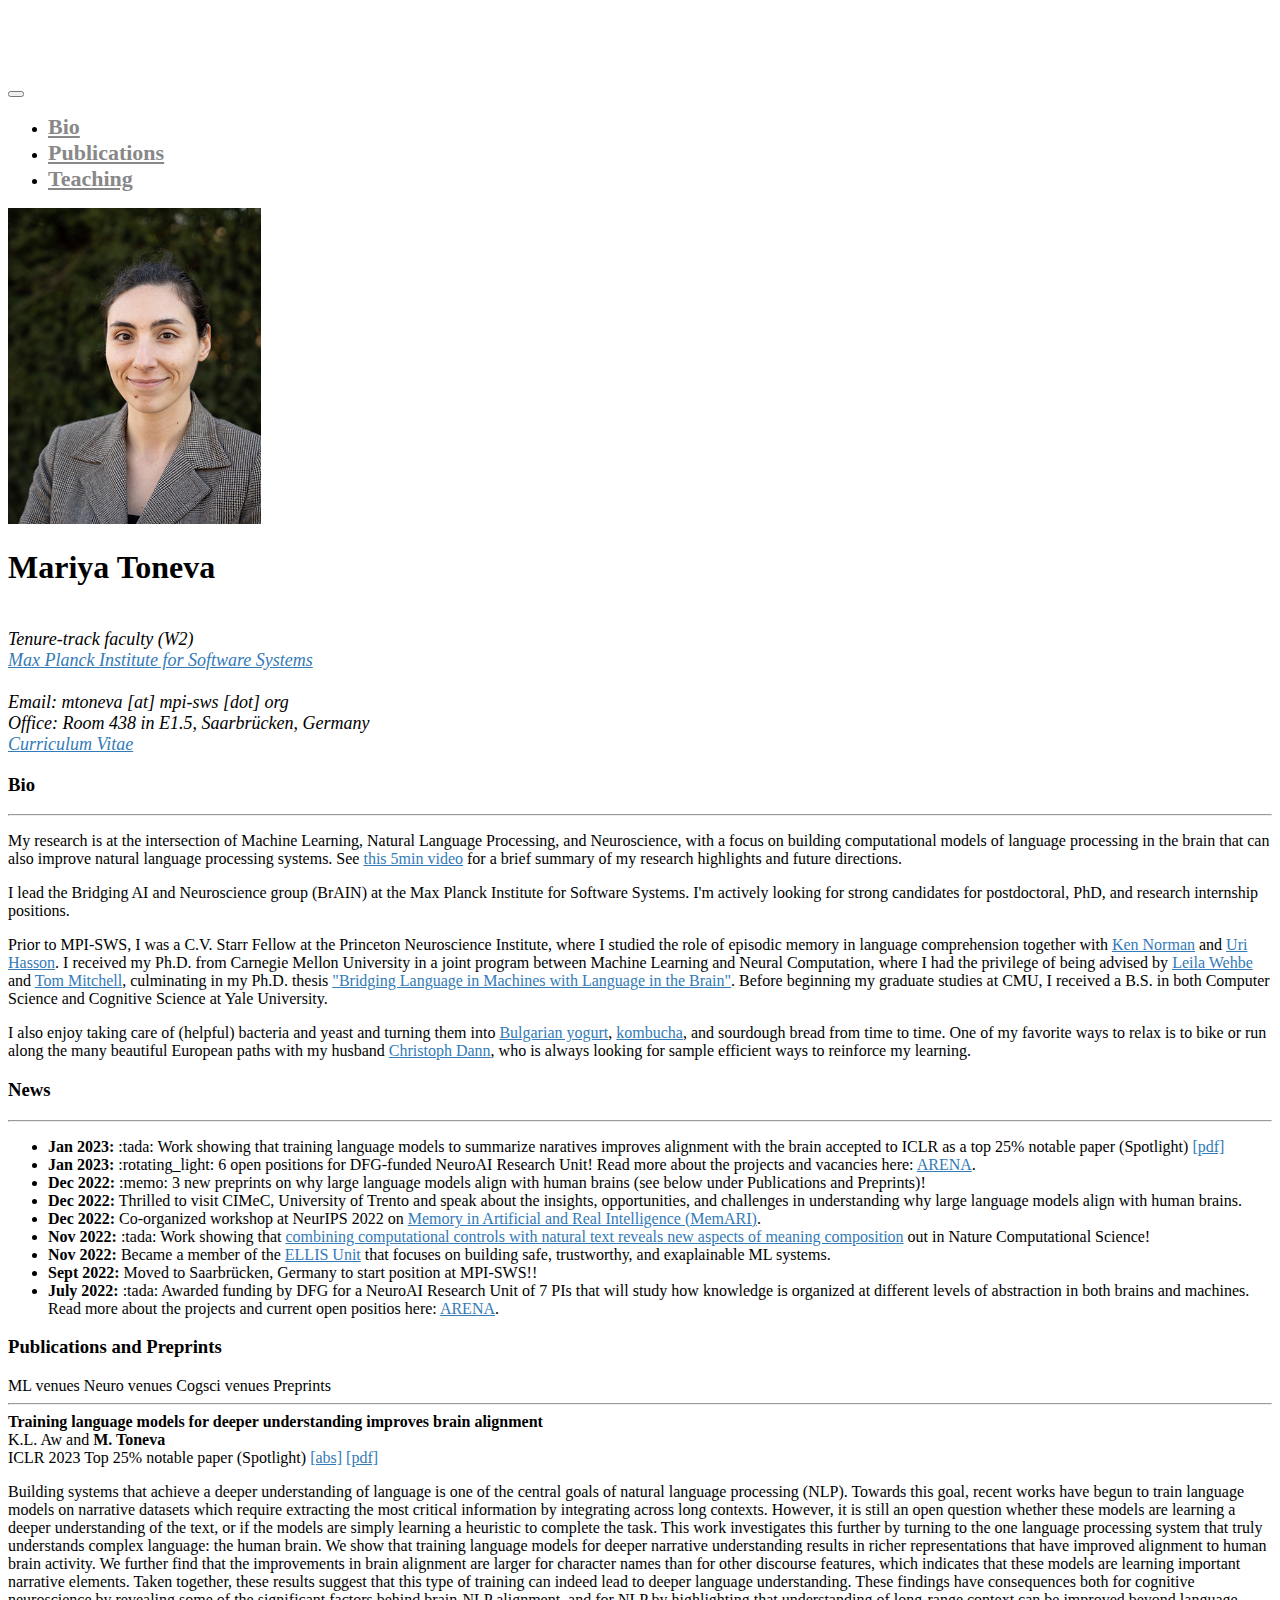
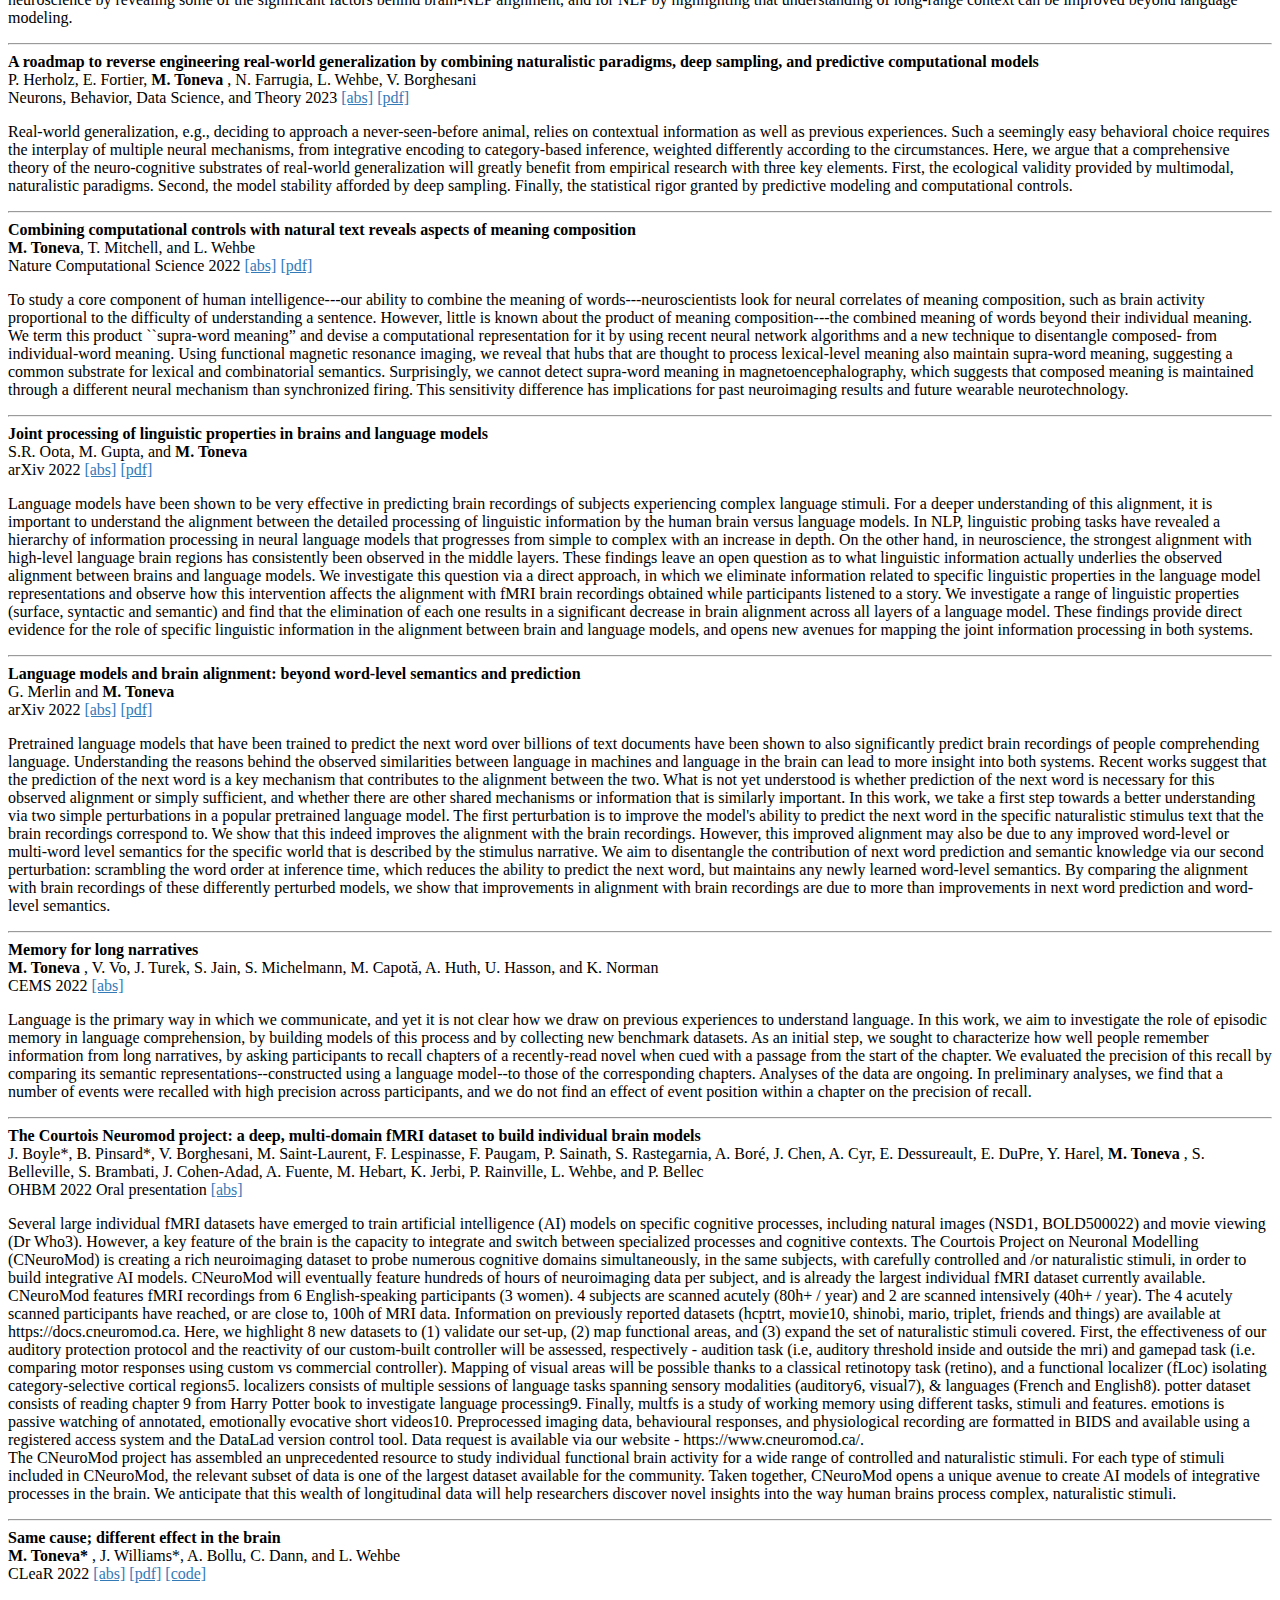
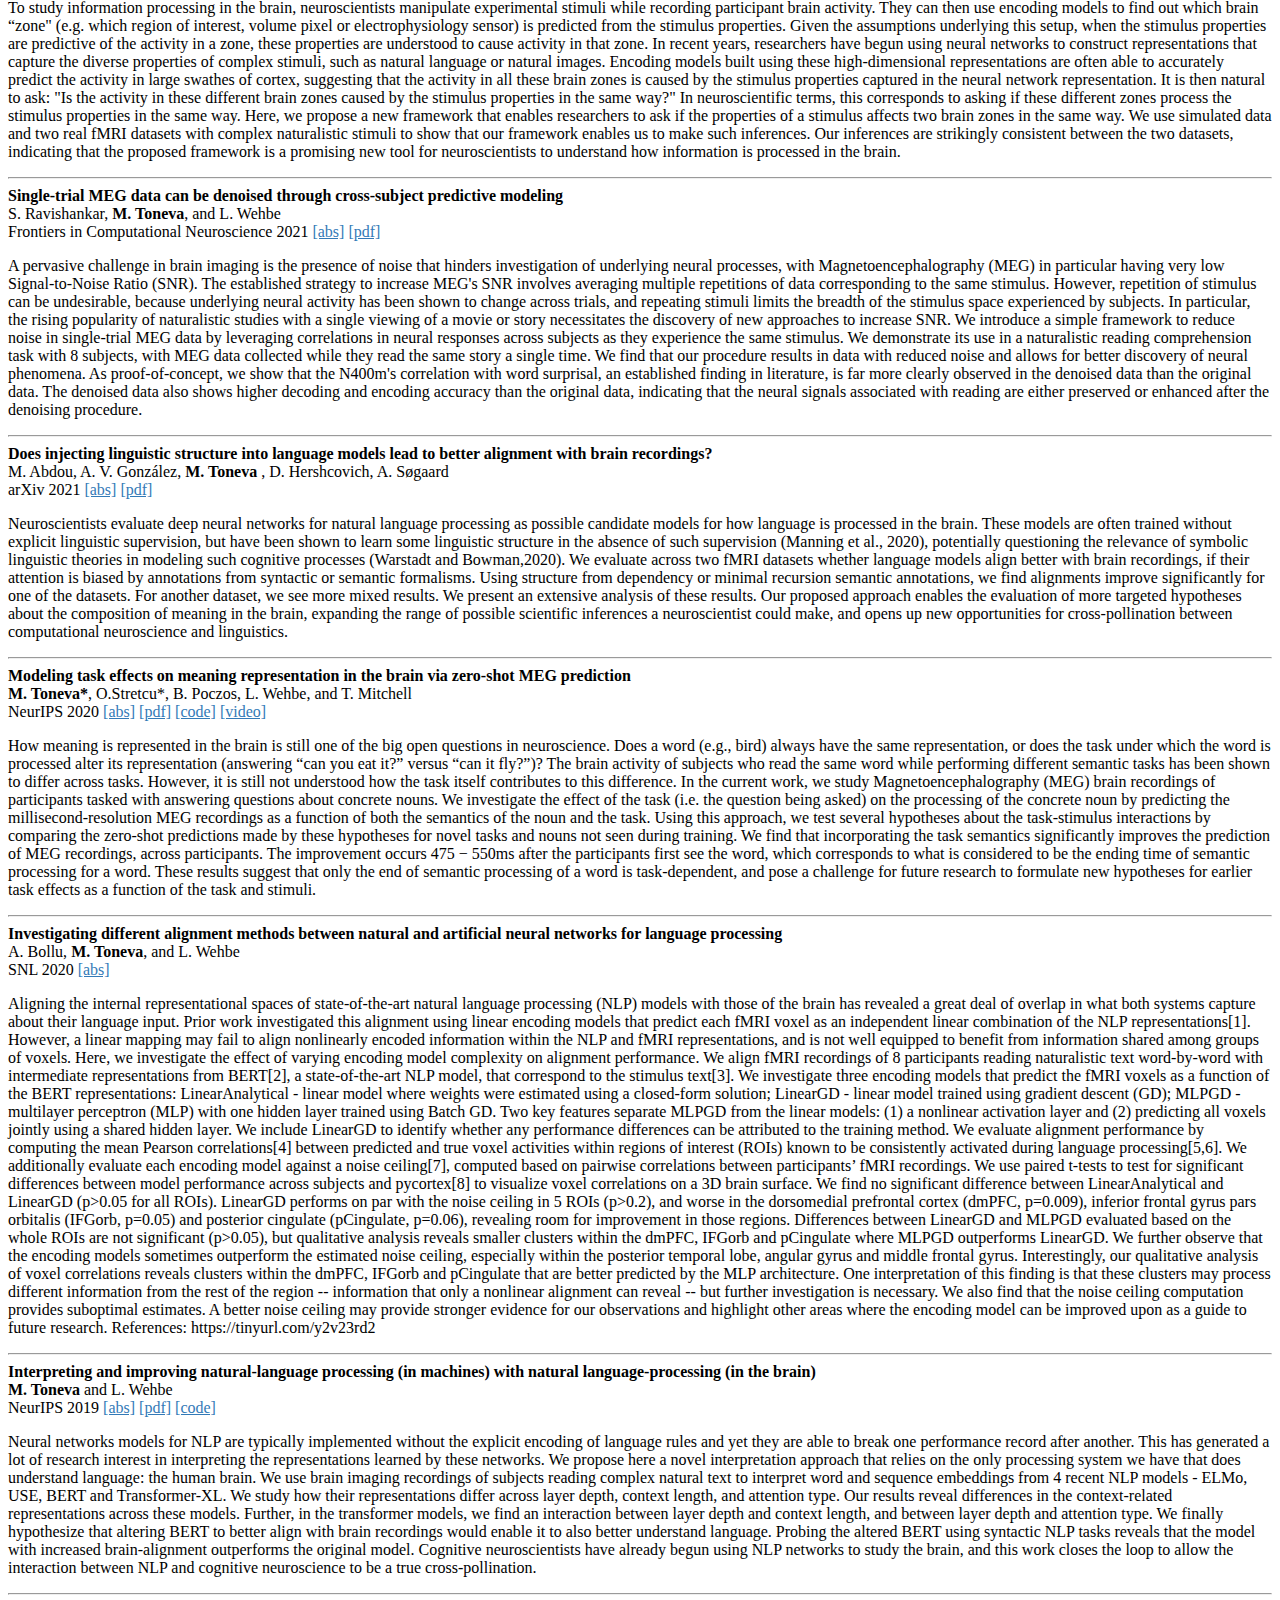
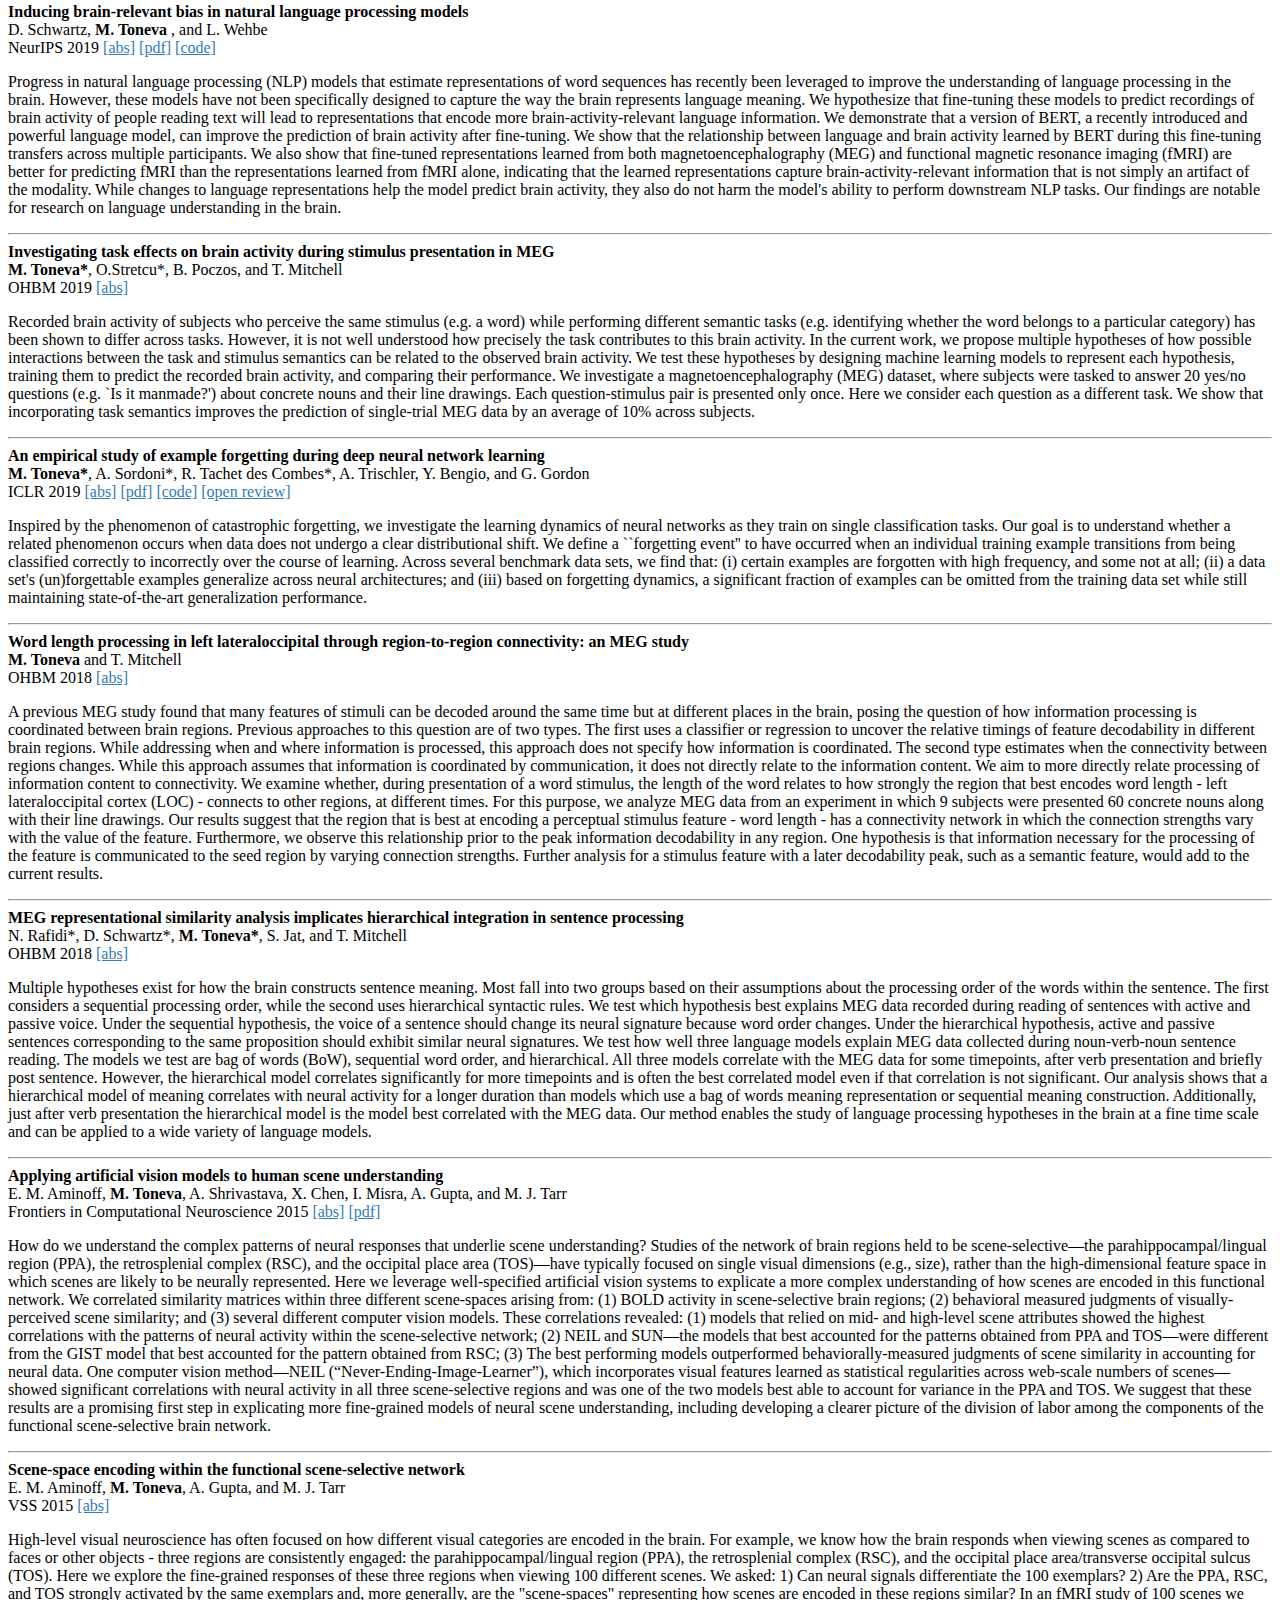
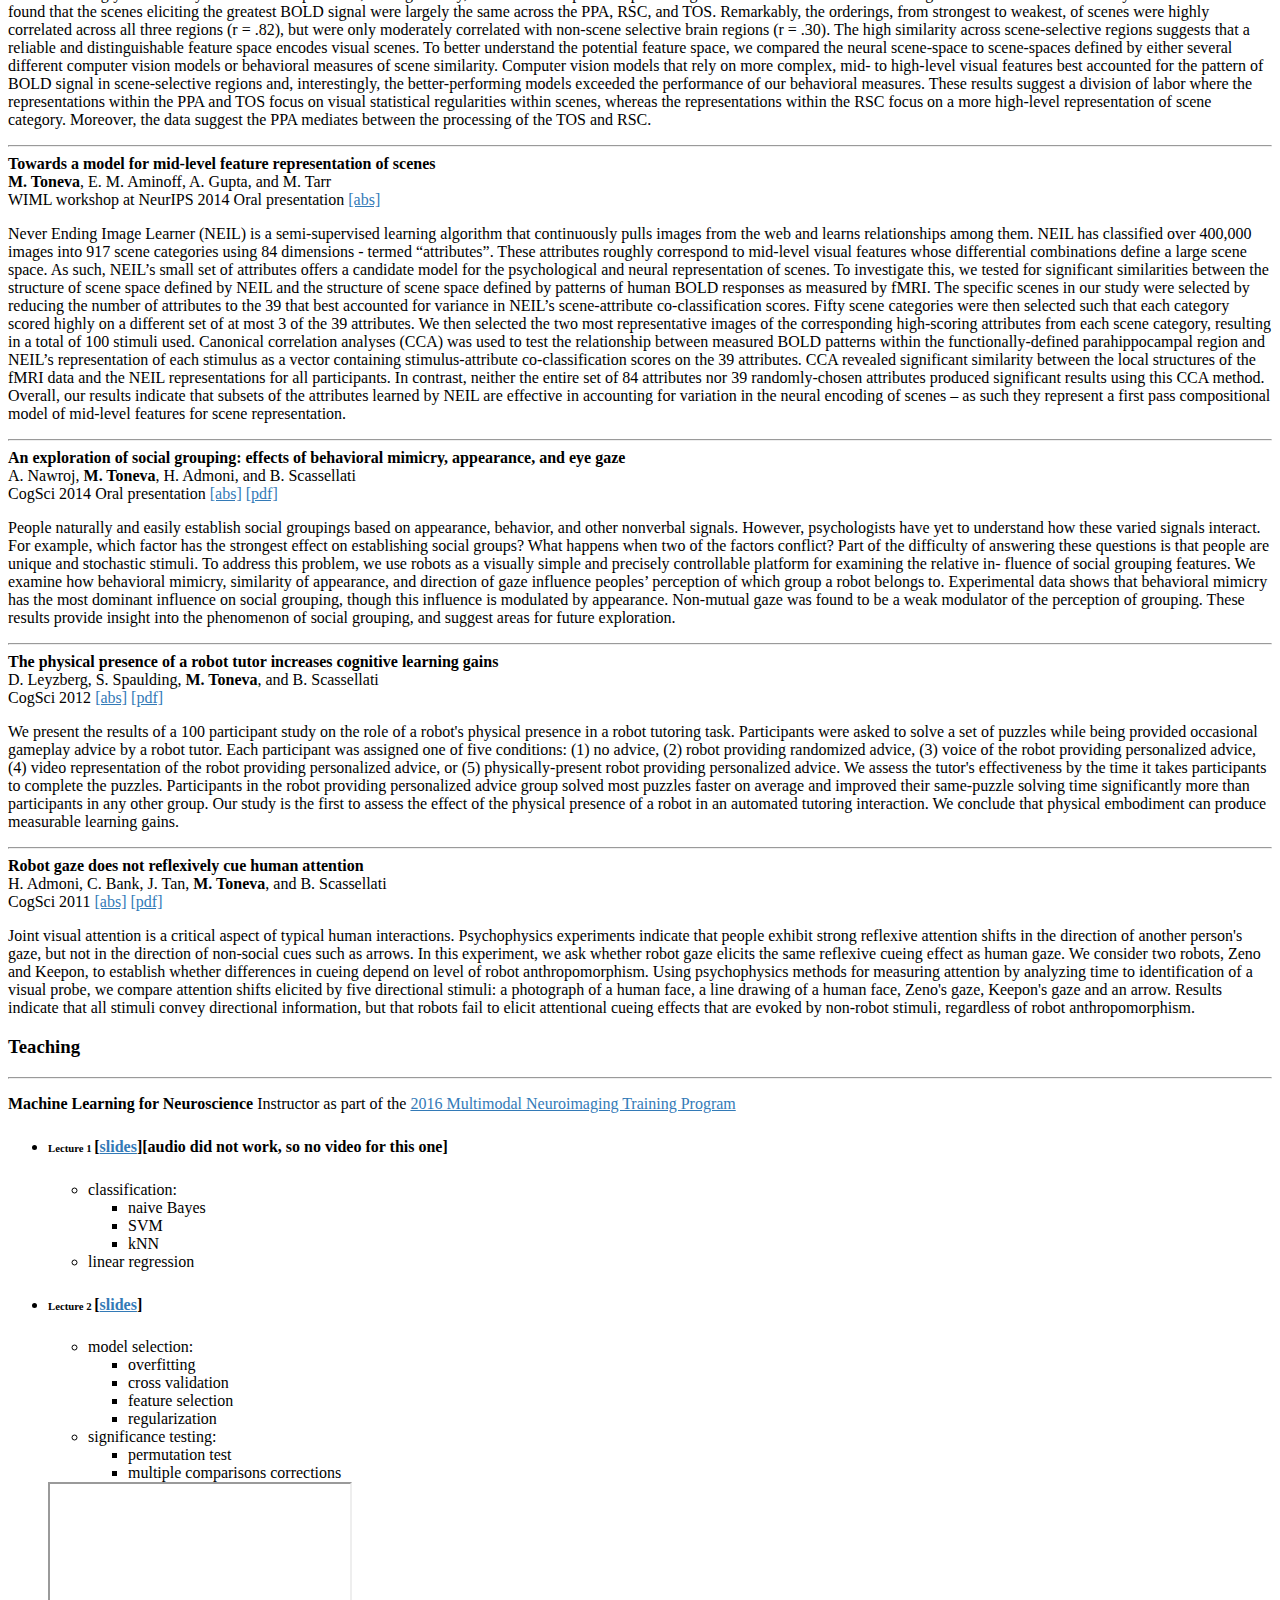
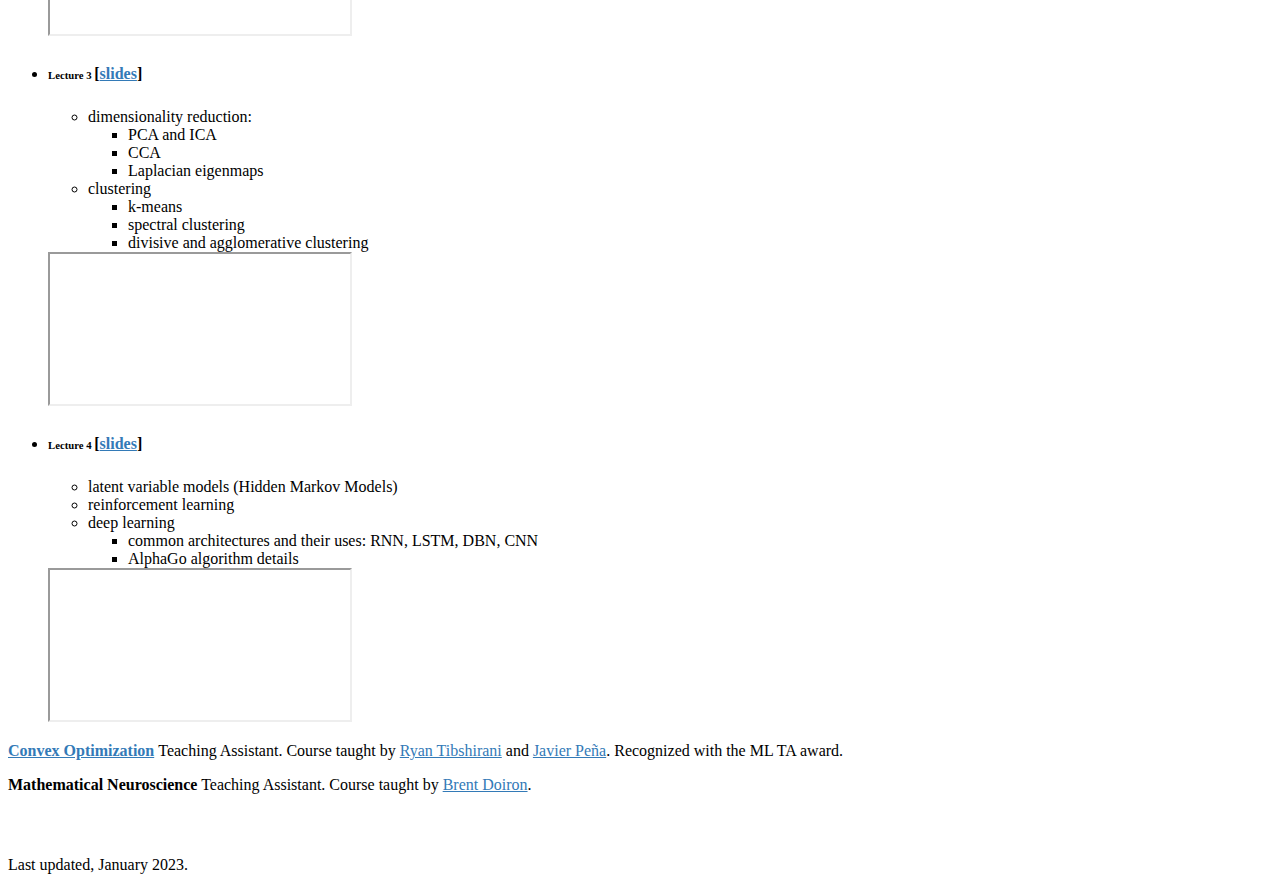
<file: index.html>
<!doctype html>
<html lang="en">
  <head>
    <meta charset="utf-8">
    <meta name="viewport" content="width=device-width, initial-scale=1">
    <meta name="description" content="Homepage">
    <meta name="author" content="Mariya Toneva">
    <meta name="keywords" content="Mariya Toneva Max Planck Institute Software Systems MPI SWS language brain NLP Carnegie Mellon University Machine Learning Department Neural Computation Neuroscience Yale">
    <title>Mariya Toneva's homepage</title>

    <link rel="canonical" href="http://mtoneva.com">

    <!-- Bootstrap core CSS -->
<link rel="stylesheet" href="https://cdn.jsdelivr.net/npm/bootstrap@4.5.3/dist/css/bootstrap.min.css" integrity="sha384-TX8t27EcRE3e/ihU7zmQxVncDAy5uIKz4rEkgIXeMed4M0jlfIDPvg6uqKI2xXr2" crossorigin="anonymous">
<meta name="theme-color" content="#563d7c">


    <style>


    body {
      font-size: 16px;
      min-height: 75rem;
      padding-top: 4.5rem;
      padding-bottom: 4.5rem;
    }

    footer {
      position: absolute;
      bottom: 0;
      width: 100%;
    }

    a {
      color: #337ab7;
    }

    .nav-link {
      font-size: 22px;
      color: #888;
      font-weight: bolder;
    }


    .btn-outline-primary {
        color: #337ab7;
        border-color: #337ab7;
    }
    .btn-outline-primary:hover {
    color: #fff;
    background-color: #337ab7;
    border-color: #337ab7;
}
    html {
      position: relative;
      min-height: 100%;
    }


    </style>

  </head>
  <body>

<nav class="navbar navbar-expand-md fixed-top navbar-light bg-light">
<div class="container">
  <button class="navbar-toggler" type="button" data-toggle="collapse"
        data-target="#navbarCollapse" aria-controls="navbarCollapse"
        aria-expanded="false" aria-label="Toggle navigation">
    <span class="navbar-toggler-icon"></span>
  </button>
  <div class="collapse navbar-collapse" id="navbarCollapse">
    <ul class="navbar-nav ml-auto">
      <li class="nav-item">
        <a class="nav-link" href="#bio">Bio</a>
      </li>
      <li class="nav-item">
        <a class="nav-link" href="#publications">Publications</a>
      </li>
      <li class="nav-item">
        <a class="nav-link" href="#teaching">Teaching</a>
      </li>
    </ul>
  </div>
</div>
</nav>

<main role="main" class="container">
<section id="home">
<div class="container">

    <img src="MariyaToneva_pic.jpg" class="rounded float-md-right" width="20%" height="20%">

<h1>Mariya Toneva</h1>
      <address>
        <font size=4>
    <br> Tenure-track faculty (W2) 
    <br> <a href="https://www.mpi-sws.org/" target="_blank">Max Planck Institute for Software Systems </a>
          <br>
          <br> Email: mtoneva [at] mpi-sws [dot] org</a>
 <br> Office: Room 438 in E1.5, Saarbrücken, Germany
 	<br> <a href="./cv/MariyaToneva_CV.pdf" target="_blank">Curriculum Vitae</a>
	</font>
      </address>
</div>
</section>
<section id="bio" name="bio">
<div class="container pb-3">

  <h3>Bio</h3>
  <hr>
  <p>
  My research is at the intersection of Machine Learning, Natural Language Processing, and Neuroscience, with a focus on building computational models of language processing in the brain that can also improve natural language processing systems. See <a href="https://www.youtube.com/watch?v=lDjZkmR5cVw" target="_blank">this 5min video</a> for a brief summary of my research highlights and future directions. </p>
  
  <p> I lead the Bridging AI and Neuroscience group (BrAIN) at the Max Planck Institute for Software Systems. I'm actively looking for strong candidates for postdoctoral, PhD, and research internship positions.   
  </p>
  <p>
      Prior to MPI-SWS, I was a C.V. Starr Fellow at the Princeton Neuroscience Institute, where I studied the role of episodic memory in language comprehension together with <a href="https://pni.princeton.edu/faculty/kenneth-norman" target="_blank">Ken Norman</a> and <a href="https://pni.princeton.edu/faculty/uri-hasson" target="_blank">Uri Hasson</a>. I received my Ph.D. from Carnegie Mellon University in a joint program between Machine Learning and Neural Computation, where I had the privilege of being advised by <a href="https://www.cs.cmu.edu/~lwehbe/" targert="_blank">Leila Wehbe</a> and  <a href="http://www.cs.cmu.edu/~tom/" target="_blank">Tom Mitchell</a>, culminating in my Ph.D. thesis <a href="https://www.ml.cmu.edu/research/phd-dissertation-pdfs/mktoneva_phd_mld_2021.pdf" target="_blank">"Bridging Language in Machines with Language in the Brain"</a>. Before beginning my graduate studies at CMU, I received a B.S. in both Computer Science and Cognitive Science at Yale University.
    </p>
    <p>I also enjoy taking care of (helpful) bacteria and yeast and turning them into <a href="https://en.wikipedia.org/wiki/Lactobacillus_delbrueckii_subsp._bulgaricus" target="_blank"> Bulgarian yogurt</a>, <a href="https://en.wikipedia.org/wiki/SCOBY" target="_blank"> kombucha</a>, and sourdough bread from time to time. One of my favorite ways to relax is to bike or run along the many beautiful European paths with my husband <a href="https://cdann.net/" target="_blank">Christoph Dann</a>, who is always looking for sample efficient ways to reinforce my learning.
</p>
</div>
</section>
<section id="news" name="news">
<div class="container pb-3">
<h3>News</h3>
<hr>
<ul>
<li>
<b>Jan 2023:</b>
:tada: Work showing that training language models to summarize naratives improves alignment with the brain accepted to ICLR as a top 25% notable paper (Spotlight) <a href="https://arxiv.org/abs/2212.10898" target="_blank">[pdf]</a>
</li>	
<li>
<b>Jan 2023:</b>
:rotating_light: 6 open positions for DFG-funded NeuroAI Research Unit! Read more about the projects and vacancies here: <a href="https://neuroai-arena.github.io/" target="_blank">ARENA</a>.
</li>	
<li>	
<b>Dec 2022:</b>	
:memo: 3 new preprints on why large language models align with human brains (see below under Publications and Preprints)!
</li>
<li>	
<b>Dec 2022:</b>
Thrilled to visit CIMeC, University of Trento and speak about the insights, opportunities, and challenges in understanding why large language models align with human brains.
</li>
<li>	
<b>Dec 2022:</b>	
Co-organized workshop at NeurIPS 2022 on <a href="https://memari-workshop.github.io/" target="_blank">Memory in Artificial and Real Intelligence (MemARI)</a>.
</li>
<li>	
<b>Nov 2022:</b>
:tada: Work showing that <a href="https://www.nature.com/articles/s43588-022-00354-6" target="_blank">combining computational controls with natural text reveals new aspects of meaning composition</a> out in Nature Computational Science!
</li>
<li>	
<b>Nov 2022:</b>
	Became a member of the <a href="https://ellis.eu/units/saarbrucken" target="_blank">ELLIS Unit</a> that focuses on building safe, trustworthy, and exaplainable ML systems.
</li>
<li>	
<b>Sept 2022:</b>
Moved to Saarbrücken, Germany to start position at MPI-SWS!!
</li>
<li>	
<b>July 2022:</b>
:tada: Awarded funding by DFG for a NeuroAI Research Unit of 7 PIs that will study how knowledge is organized at different levels of abstraction in both brains and machines. Read more about the projects and current open positios here: <a href="https://neuroai-arena.github.io/" target="_blank">ARENA</a>.
</li>	
</li>
</ul>
</div>
</section>

<section id="publications" name="publications">
<div class="container pb-4">
<h3>Publications and Preprints</h3>
<span class="badge badge-info">ML venues</span> <span class="badge badge-success">Neuro venues</span> <span class="badge badge-warning">Cogsci venues</span> <span class="badge badge-secondary">Preprints</span>
<hr>

<!--<p>
Legend: <span class="badge badge-danger">Oral presentation</span> <span class="badge badge-info">ML venues</span> <span class="badge badge-success">Neuro venues</span> <span class="badge badge-warning">Cogsci venues</span> <span class="badge badge-secondary">preprints</span>
</p>
-->

<strong> Training language models for deeper understanding improves brain alignment </strong>
  <br> K.L. Aw and <strong> M. Toneva </strong>
  <br>
  <span class="badge badge-info">ICLR 2023</span> <span class="badge badge-danger">Top 25% notable paper (Spotlight)</span>

  <a href="#summarization-abs" data-toggle="collapse" aria-expanded="false" aria-controls="summarization-abs">[abs]</a>
  <a href="https://arxiv.org/abs/2212.10898" target="_blank">[pdf]</a>
<div class="collapse" id="summarization-abs">
<p> Building systems that achieve a deeper understanding of language is one of the central goals of natural language processing (NLP). Towards this goal, recent works have begun to train language models on narrative datasets which require extracting the most critical information by integrating across long contexts. However, it is still an open question whether these models are learning a deeper understanding of the text, or if the models are simply learning a heuristic to complete the task. This work investigates this further by turning to the one language processing system that truly understands complex language: the human brain. We show that training language models for deeper narrative understanding results in richer representations that have improved alignment to human brain activity. We further find that the improvements in brain alignment are larger for character names than for other discourse features, which indicates that these models are learning important narrative elements. Taken together, these results suggest that this type of training can indeed lead to deeper language understanding. These findings have consequences both for cognitive neuroscience by revealing some of the significant factors behind brain-NLP alignment, and for NLP by highlighting that understanding of long-range context can be improved beyond language modeling.  
</div>
<hr>
	
<strong> A roadmap to reverse engineering real-world generalization by combining naturalistic paradigms, deep sampling, and predictive computational models </strong>
<br> P. Herholz, E. Fortier, <strong> M. Toneva </strong>, N. Farrugia, L. Wehbe, V. Borghesani
<br>
<span class="badge badge-success">Neurons, Behavior, Data Science, and Theory 2023</span>
<a href="#roadmap-abs" data-toggle="collapse" aria-expanded="false" aria-controls="roadmap-abs">[abs]</a>
<a href="https://arxiv.org/pdf/2108.10231.pdf" target="_blank">[pdf]</a>
<div class="collapse" id="roadmap-abs">
<p> Real-world generalization, e.g., deciding to approach a never-seen-before animal, relies on contextual information as well as previous experiences. Such a seemingly easy behavioral choice requires the interplay of multiple neural mechanisms, from integrative encoding to category-based inference, weighted differently according to the circumstances. Here, we argue that a comprehensive theory of the neuro-cognitive substrates of real-world generalization will greatly benefit from empirical research with three key elements. First, the ecological validity provided by multimodal, naturalistic paradigms. Second, the model stability afforded by deep sampling. Finally, the statistical rigor granted by predictive modeling and computational controls.
</div>
<hr>
	

<strong> Combining computational controls with natural text reveals aspects of meaning composition </strong>
  <br><strong>  M. Toneva</strong>, T. Mitchell, and L. Wehbe
  <br>
  <span class="badge badge-success">Nature Computational Science 2022</span>

  <a href="#supraword-abs" data-toggle="collapse" aria-expanded="false" aria-controls="supraword-abs">[abs]</a>
  <a href="https://www.nature.com/articles/s43588-022-00354-6" target="_blank">[pdf]</a>
<div class="collapse" id="supraword-abs">
<p> To study a core component of human intelligence---our ability to combine the meaning of words---neuroscientists look for neural correlates of meaning composition, such as brain activity proportional to the difficulty of understanding a sentence. However, little is known about the product of meaning composition---the combined meaning of words beyond their individual meaning. We term this product ``supra-word meaning” and devise a computational representation for it by using recent neural network algorithms and a new technique to disentangle composed- from individual-word meaning. Using functional magnetic resonance imaging, we reveal that hubs that are thought to process lexical-level meaning also maintain supra-word meaning, suggesting a common substrate for lexical and combinatorial semantics. Surprisingly, we cannot detect supra-word meaning in magnetoencephalography, which suggests that composed meaning is maintained through a different neural mechanism than synchronized firing. This sensitivity difference has implications for past neuroimaging results and future wearable neurotechnology. </p>
</div>
<hr>
	
<strong> Joint processing of linguistic properties in brains and language models </strong>
  <br> S.R. Oota, M. Gupta, and <strong> M. Toneva </strong>
  <br>
  <span class="badge badge-secondary">arXiv 2022</span>

  <a href="#subba-abs" data-toggle="collapse" aria-expanded="false" aria-controls="subba-abs">[abs]</a>
  <a href="https://arxiv.org/abs/2212.08094" target="_blank">[pdf]</a>
<div class="collapse" id="subba-abs">
<p> Language models have been shown to be very effective in predicting brain recordings of subjects experiencing complex language stimuli. For a deeper understanding of this alignment, it is important to understand the alignment between the detailed processing of linguistic information by the human brain versus language models. In NLP, linguistic probing tasks have revealed a hierarchy of information processing in neural language models that progresses from simple to complex with an increase in depth. On the other hand, in neuroscience, the strongest alignment with high-level language brain regions has consistently been observed in the middle layers. These findings leave an open question as to what linguistic information actually underlies the observed alignment between brains and language models. We investigate this question via a direct approach, in which we eliminate information related to specific linguistic properties in the language model representations and observe how this intervention affects the alignment with fMRI brain recordings obtained while participants listened to a story. We investigate a range of linguistic properties (surface, syntactic and semantic) and find that the elimination of each one results in a significant decrease in brain alignment across all layers of a language model. These findings provide direct evidence for the role of specific linguistic information in the alignment between brain and language models, and opens new avenues for mapping the joint information processing in both systems. 
</div>
<hr>
	
<strong> Language models and brain alignment: beyond word-level semantics and prediction </strong>
  <br> G. Merlin and <strong> M. Toneva </strong>
  <br>
  <span class="badge badge-secondary">arXiv 2022</span>

  <a href="#gabriele-abs" data-toggle="collapse" aria-expanded="false" aria-controls="gabriele-abs">[abs]</a>
  <a href="https://arxiv.org/abs/2212.00596" target="_blank">[pdf]</a>
<div class="collapse" id="gabriele-abs">
<p>  Pretrained language models that have been trained to predict the next word over billions of text documents have been shown to also significantly predict brain recordings of people comprehending language. Understanding the reasons behind the observed similarities between language in machines and language in the brain can lead to more insight into both systems. Recent works suggest that the prediction of the next word is a key mechanism that contributes to the alignment between the two. What is not yet understood is whether prediction of the next word is necessary for this observed alignment or simply sufficient, and whether there are other shared mechanisms or information that is similarly important. In this work, we take a first step towards a better understanding via two simple perturbations in a popular pretrained language model. The first perturbation is to improve the model's ability to predict the next word in the specific naturalistic stimulus text that the brain recordings correspond to. We show that this indeed improves the alignment with the brain recordings. However, this improved alignment may also be due to any improved word-level or multi-word level semantics for the specific world that is described by the stimulus narrative. We aim to disentangle the contribution of next word prediction and semantic knowledge via our second perturbation: scrambling the word order at inference time, which reduces the ability to predict the next word, but maintains any newly learned word-level semantics. By comparing the alignment with brain recordings of these differently perturbed models, we show that improvements in alignment with brain recordings are due to more than improvements in next word prediction and word-level semantics. 
</div>
<hr>
	
<strong> Memory for long narratives </strong> <br>
<strong> M. Toneva </strong>, V. Vo, J. Turek, S. Jain, S. Michelmann, M. Capotă, A. Huth, U. Hasson, and K. Norman
<br>
<span class="badge badge-success">CEMS 2022</span> 
<a href="#CEMS2022-abs" data-toggle="collapse" aria-expanded="false" aria-controls="CEMS2022-abs">[abs]</a>
<div id="CEMS2022-abs" class="collapse">
<p>
Language is the primary way in which we communicate, and yet it is not clear how we draw on previous experiences to understand language. In this work, we aim to investigate the role of episodic memory in language comprehension, by building models of this process and by collecting new benchmark datasets. As an initial step, we sought to characterize how well people remember information from long narratives, by asking participants to recall chapters of a recently-read novel when cued with a passage from the start of the chapter. We evaluated the precision of this recall by comparing its semantic representations--constructed using a language model--to those of the corresponding chapters. Analyses of the data are ongoing. In preliminary analyses, we find that a number of events were recalled with high precision across participants, and we do not find an effect of event position within a chapter on the precision of recall. 
</p>
</div>
<hr>

<strong> The Courtois Neuromod project: a deep, multi-domain fMRI dataset to build individual brain models </strong> <br>
J. Boyle*, B. Pinsard*, V. Borghesani, M. Saint-Laurent, F. Lespinasse, F. Paugam, P. Sainath, S. Rastegarnia­,  A. Boré, J. Chen, A. Cyr, E. Dessureault, E. DuPre, Y. Harel, <strong> M. Toneva </strong>, S. Belleville, S. Brambati, J. Cohen-Adad, A. Fuente, M. Hebart, K. Jerbi, P. Rainville, L. Wehbe, and P. Bellec <br> 
<span class="badge badge-success">OHBM 2022</span> <span class="badge badge-danger">Oral presentation</span>
<a href="#HBM2022-abs" data-toggle="collapse" aria-expanded="false" aria-controls="HBM2022-abs">[abs]</a>
<div id="HBM2022-abs" class="collapse">
<p>
Several large individual fMRI datasets have emerged to train artificial intelligence (AI) models on specific cognitive processes, including natural images (NSD1, BOLD500022) and movie viewing (Dr Who3). However, a key feature of the brain is the capacity to integrate and switch between specialized processes and cognitive contexts. The Courtois Project on Neuronal Modelling (CNeuroMod) is creating a rich neuroimaging dataset to probe numerous cognitive domains simultaneously, in the same subjects, with carefully controlled and /or naturalistic stimuli, in order to build integrative AI models. CNeuroMod will eventually feature hundreds of hours of neuroimaging data per subject, and is already the largest individual fMRI dataset currently available.
<br>CNeuroMod features fMRI recordings from 6 English-speaking participants (3 women). 4 subjects are scanned acutely (80h+ / year) and 2 are scanned intensively (40h+ / year). The 4 acutely scanned participants have reached, or are close to, 100h of MRI data. Information on previously reported datasets (hcptrt, movie10, shinobi, mario, triplet, friends and things) are available at https://docs.cneuromod.ca. Here, we highlight 8 new datasets to (1) validate our set-up, (2) map functional areas, and (3) expand the set of naturalistic stimuli covered. 
First, the effectiveness of our auditory protection protocol and the reactivity of our custom-built controller will be assessed, respectively -  audition task (i.e, auditory threshold inside and outside the mri) and gamepad task (i.e. comparing motor responses using custom vs commercial controller).
Mapping of visual areas will be possible thanks to a classical retinotopy task (retino), and a functional localizer (fLoc) isolating category-selective cortical regions5. localizers consists of multiple sessions of language tasks spanning sensory modalities (auditory6, visual7), & languages (French and English8). potter dataset consists of reading chapter 9 from Harry Potter book to investigate language processing9. Finally, multfs is a study of working memory using different tasks, stimuli and features. emotions is passive watching of annotated, emotionally evocative short videos10. Preprocessed imaging data, behavioural responses, and physiological recording are formatted in BIDS and available using a registered access system and the DataLad version control tool.  Data request is available via our website - https://www.cneuromod.ca/. 
<br>The CNeuroMod project has assembled an unprecedented resource to study individual functional brain activity for a wide range of controlled and naturalistic stimuli. For each type of stimuli included in CNeuroMod, the relevant subset of data is one of the largest dataset available for the community. Taken together, CNeuroMod opens a unique avenue to create AI models of integrative processes in the brain. We anticipate that this wealth of longitudinal data will help researchers discover novel insights into the way human brains process complex, naturalistic stimuli.
</p>
</div>
<hr>



<strong> Same cause; different effect in the brain </strong> <br>
<strong> M. Toneva* </strong>, J. Williams*, A. Bollu, C. Dann, and L. Wehbe<br>
<span class="badge badge-info">CLeaR 2022</span>
<a href="#cause-abs" data-toggle="collapse" aria-expanded="false" aria-controls="cause-abs">[abs]</a>
<a href="https://arxiv.org/pdf/2202.10376.pdf" target="_blank">[pdf]</a>
<a href="https://github.com/brainML/stim-effect" target="_blank">[code]</a>
<div id="cause-abs" class="collapse">
<p>
To study information processing in the brain, neuroscientists manipulate experimental stimuli while
recording participant brain activity. They can then use encoding models to find out which brain
“zone" (e.g. which region of interest, volume pixel or electrophysiology sensor) is predicted from the
stimulus properties. Given the assumptions underlying this setup, when the stimulus properties are
predictive of the activity in a zone, these properties are understood to cause activity in that zone.
In recent years, researchers have begun using neural networks to construct representations
that capture the diverse properties of complex stimuli, such as natural language or natural images.
Encoding models built using these high-dimensional representations are often able to accurately
predict the activity in large swathes of cortex, suggesting that the activity in all these brain zones is
caused by the stimulus properties captured in the neural network representation. It is then natural to
ask: "Is the activity in these different brain zones caused by the stimulus properties in the same way?"
In neuroscientific terms, this corresponds to asking if these different zones process the stimulus
properties in the same way.
Here, we propose a new framework that enables researchers to ask if the properties of a stimulus
affects two brain zones in the same way. We use simulated data and two real fMRI datasets with
complex naturalistic stimuli to show that our framework enables us to make such inferences. Our
inferences are strikingly consistent between the two datasets, indicating that the proposed framework
is a promising new tool for neuroscientists to understand how information is processed in the brain.
</p>
</div>
<hr>

<strong> Single-trial MEG data can be denoised through cross-subject predictive modeling </strong> <br>
S. Ravishankar, <strong>  M. Toneva</strong>, and L. Wehbe <br> 
<span class="badge badge-success">Frontiers in Computational Neuroscience 2021</span>
<a href="#singletrial-abs" data-toggle="collapse" aria-expanded="false" aria-controls="singletrial-abs">[abs]</a>
<a href="https://www.frontiersin.org/articles/10.3389/fncom.2021.737324/full" target="_blank">[pdf]</a>
<div id="singletrial-abs" class="collapse">
<p>
A pervasive challenge in brain imaging is the presence of noise that hinders investigation of underlying neural processes, with Magnetoencephalography (MEG) in particular having very low Signal-to-Noise Ratio (SNR). The established strategy to increase MEG's SNR involves averaging multiple repetitions of data corresponding to the same stimulus. However, repetition of stimulus can be undesirable, because underlying neural activity has been shown to change across trials, and repeating stimuli limits the breadth of the stimulus space experienced by subjects. In particular, the rising popularity of naturalistic studies with a single viewing of a movie or story necessitates the discovery of new approaches to increase SNR. We introduce a simple framework to reduce noise in single-trial MEG data by leveraging correlations in neural responses across subjects as they experience the same stimulus. We demonstrate its use in a naturalistic reading comprehension task with 8 subjects, with MEG data collected while they read the same story a single time. We find that our procedure results in data with reduced noise and allows for better discovery of neural phenomena. As proof-of-concept, we show that the N400m's correlation with word surprisal, an established finding in literature, is far more clearly observed in the denoised data than the original data. The denoised data also shows higher decoding and encoding accuracy than the original data, indicating that the neural signals associated with reading are either preserved or enhanced after the denoising procedure. 
</div>
<hr>

<strong> Does injecting linguistic structure into language models lead to better alignment with brain recordings? </strong>
  <br> M. Abdou, A. V. González, <strong> M. Toneva </strong>, D. Hershcovich, A. Søgaard
  <br>
  <span class="badge badge-secondary">arXiv 2021</span>

  <a href="#structural-abs" data-toggle="collapse" aria-expanded="false" aria-controls="structural-abs">[abs]</a>
  <a href="https://arxiv.org/pdf/2101.12608.pdf" target="_blank">[pdf]</a>
<div class="collapse" id="structural-abs">
<p> Neuroscientists evaluate deep neural networks for natural language processing as possible candidate models for how language is processed in the brain. These models are often trained without explicit linguistic supervision, but have been shown to learn some linguistic structure in the absence of such supervision (Manning et al., 2020), potentially questioning the relevance of symbolic linguistic theories in modeling such cognitive processes (Warstadt and Bowman,2020). We evaluate across two fMRI datasets whether language models align better with brain recordings, if their attention is biased by annotations from syntactic or semantic formalisms. Using structure from dependency or minimal recursion semantic annotations, we find alignments improve significantly for one of the datasets. For another dataset, we see more mixed results. We present an extensive analysis of these results. Our proposed approach enables the evaluation of more targeted hypotheses about the composition of meaning in the brain, expanding the range of possible scientific inferences a neuroscientist could make, and opens up new opportunities for cross-pollination between computational neuroscience and linguistics.</p>
</div>
<hr>

<strong> Modeling task effects on meaning representation in the brain via zero-shot MEG prediction </strong> <br>
<strong>  M. Toneva*</strong>, O.Stretcu*, B. Poczos, L. Wehbe, and T. Mitchell <br>
<span class="badge badge-info">NeurIPS 2020</span> 
<a href="#task-abs" data-toggle="collapse" aria-expanded="false" aria-controls="task-abs">[abs]</a>
<a href="https://arxiv.org/pdf/2009.08424.pdf" target="_blank">[pdf]</a>
<a href="https://github.com/otiliastr/brain_task_effect" target="_blank">[code]</a>
<a href="https://youtu.be/M1TpiYsRvt0?t=5552" target="_blank">[video]</a>
<div id="task-abs" class="collapse">
<p> How meaning is represented in the brain is still one of the big open questions in neuroscience. Does a word (e.g., bird) always have the same representation, or does the task
under which the word is processed alter its representation (answering “can you eat it?” versus
“can it fly?”)? The brain activity of subjects who read the same word while performing
different semantic tasks has been shown to differ across tasks. However, it is still not
understood how the task itself contributes to this difference. In the current work, we study
Magnetoencephalography (MEG) brain recordings of participants tasked with answering
questions about concrete nouns. We investigate the effect of the task (i.e. the question being
asked) on the processing of the concrete noun by predicting the millisecond-resolution MEG
recordings as a function of both the semantics of the noun and the task. Using this approach,
we test several hypotheses about the task-stimulus interactions by comparing the zero-shot
predictions made by these hypotheses for novel tasks and nouns not seen during training.
We find that incorporating the task semantics significantly improves the prediction of MEG
recordings, across participants. The improvement occurs 475 − 550ms after the participants
first see the word, which corresponds to what is considered to be the ending time of semantic
processing for a word. These results suggest that only the end of semantic processing of a
word is task-dependent, and pose a challenge for future research to formulate new hypotheses
for earlier task effects as a function of the task and stimuli. </p>
</div>
<hr>

<strong> Investigating different alignment methods between natural and artificial neural networks for language processing </strong> <br>
A. Bollu, <strong>  M. Toneva</strong>, and L. Wehbe <br>
<span class="badge badge-success">SNL 2020</span>
<a href="#nonlinear-abs" data-toggle="collapse" aria-expanded="false" aria-controls="nonlinear-abs">[abs]</a>
<div id="nonlinear-abs" class="collapse">
<p>
Aligning the internal representational spaces of state-of-the-art natural language processing (NLP) models with those of the brain has revealed a great deal of overlap in what both systems capture about their language input. Prior work investigated this alignment using linear encoding models that predict each fMRI voxel as an independent linear combination of the NLP representations[1]. However, a linear mapping may fail to align nonlinearly encoded information within the NLP and fMRI representations, and is not well equipped to benefit from information shared among groups of voxels. Here, we investigate the effect of varying encoding model complexity on alignment performance. We align fMRI recordings of 8 participants reading naturalistic text word-by-word with intermediate representations from BERT[2], a state-of-the-art NLP model, that correspond to the stimulus text[3]. We investigate three encoding models that predict the fMRI voxels as a function of the BERT representations: LinearAnalytical - linear model where weights were estimated using a closed-form solution; LinearGD - linear model trained using gradient descent (GD); MLPGD - multilayer perceptron (MLP) with one hidden layer trained using Batch GD. Two key features separate MLPGD from the linear models: (1) a nonlinear activation layer and (2) predicting all voxels jointly using a shared hidden layer. We include LinearGD to identify whether any performance differences can be attributed to the training method. We evaluate alignment performance by computing the mean Pearson correlations[4] between predicted and true voxel activities within regions of interest (ROIs) known to be consistently activated during language processing[5,6]. We additionally evaluate each encoding model against a noise ceiling[7], computed based on pairwise correlations between participants’ fMRI recordings. We use paired t-tests to test for significant differences between model performance across subjects and pycortex[8] to visualize voxel correlations on a 3D brain surface. We find no significant difference between LinearAnalytical and LinearGD (p>0.05 for all ROIs). LinearGD performs on par with the noise ceiling in 5 ROIs (p>0.2), and worse in the dorsomedial prefrontal cortex (dmPFC, p=0.009), inferior frontal gyrus pars orbitalis (IFGorb, p=0.05) and posterior cingulate (pCingulate, p=0.06), revealing room for improvement in those regions. Differences between LinearGD and MLPGD evaluated based on the whole ROIs are not significant (p>0.05), but qualitative analysis reveals smaller clusters within the dmPFC, IFGorb and pCingulate where MLPGD outperforms LinearGD. We further observe that the encoding models sometimes outperform the estimated noise ceiling, especially within the posterior temporal lobe, angular gyrus and middle frontal gyrus. Interestingly, our qualitative analysis of voxel correlations reveals clusters within the dmPFC, IFGorb and pCingulate that are better predicted by the MLP architecture. One interpretation of this finding is that these clusters may process different information from the rest of the region -- information that only a nonlinear alignment can reveal -- but further investigation is necessary. We also find that the noise ceiling computation provides suboptimal estimates. A better noise ceiling may provide stronger evidence for our observations and highlight other areas where the encoding model can be improved upon as a guide to future research. References: https://tinyurl.com/y2v23rd2
</div>

<hr>
<strong> Interpreting and improving natural-language processing (in machines) with natural language-processing (in the brain) </strong>
 <br> <strong> M. Toneva </strong> and L. Wehbe
 <br> <span class="badge badge-info">NeurIPS 2019</span>
  <a href="#arxiv-abs" data-toggle="collapse" aria-expanded="false" aria-controls="arxiv-abs">[abs]</a>
  <a href="https://arxiv.org/pdf/1905.11833.pdf" target="_blank">[pdf]</a>
  <a href="https://github.com/mtoneva/brain_language_nlp" target="_blank">[code]</a>
<div id="arxiv-abs" class="collapse">
<p> Neural networks models for NLP are typically implemented without the explicit
encoding of language rules and yet they are able to break one performance record
after another. This has generated a lot of research interest in interpreting the
representations learned by these networks. We propose here a novel interpretation
approach that relies on the only processing system we have that does understand
language: the human brain. We use brain imaging recordings of subjects reading
complex natural text to interpret word and sequence embeddings from 4 recent
NLP models - ELMo, USE, BERT and Transformer-XL. We study how their
representations differ across layer depth, context length, and attention type. Our
results reveal differences in the context-related representations across these models.
Further, in the transformer models, we find an interaction between layer depth and
context length, and between layer depth and attention type. We finally hypothesize
that altering BERT to better align with brain recordings would enable it to also
better understand language. Probing the altered BERT using syntactic NLP tasks
reveals that the model with increased brain-alignment outperforms the original
model. Cognitive neuroscientists have already begun using NLP networks to study
the brain, and this work closes the loop to allow the interaction between NLP and
cognitive neuroscience to be a true cross-pollination. </p>
</div>

<hr>
<strong> Inducing brain-relevant bias in natural language processing models </strong> <br>
D. Schwartz, <strong> M. Toneva </strong>, and L. Wehbe <br>
<span class="badge badge-info">NeurIPS 2019</span> 
<a href="#bert-abs" data-toggle="collapse" aria-expanded="false" aria-controls="bert-abs">[abs]</a>
<a href="https://arxiv.org/pdf/1911.03268.pdf" target="_blank">[pdf]</a>
<a href="https://github.com/danrsc/bert_brain_neurips_2019" target="_blank">[code]</a>
<div id="bert-abs" class="collapse">
<p> Progress in natural language processing (NLP) models that estimate representations
  of word sequences has recently been leveraged to improve the understanding of language
  processing in the brain. However, these models have not been specifically designed to capture
  the way the brain represents language meaning. We hypothesize that fine-tuning these models to
  predict recordings of brain activity of people reading text will lead to representations that
  encode more brain-activity-relevant language information. We demonstrate that a version of BERT,
  a recently introduced and powerful language model, can improve the prediction of brain activity after
   fine-tuning. We show that the relationship between language and brain activity learned by BERT
   during this fine-tuning transfers across multiple participants. We also show that fine-tuned
   representations learned from both magnetoencephalography (MEG) and functional magnetic
   resonance imaging (fMRI) are better for predicting fMRI than the representations learned from
   fMRI alone, indicating that the learned representations capture brain-activity-relevant
   information that is not simply an artifact of the modality. While changes to language representations
    help the model predict brain activity, they also do not harm the model's ability to perform downstream
    NLP tasks. Our findings are notable for research on language understanding in the brain. </p>
</div>

<hr><strong> Investigating task effects on brain activity during stimulus presentation in MEG </strong> <br>
<strong>M. Toneva*</strong>, O.Stretcu*, B. Poczos, and T. Mitchell <br>
<span class="badge badge-success">OHBM 2019</span> 
<a href="#HBM2019-abs" data-toggle="collapse" aria-expanded="false" aria-controls="HBM2019-abs">[abs]</a>
<div id="HBM2019-abs" class="collapse">
<p> Recorded brain activity of subjects who perceive the same stimulus (e.g. a word) while performing different semantic tasks (e.g. identifying whether the word belongs to a particular category) has been shown to differ across tasks. However, it is not well understood how precisely the task contributes to this brain activity. In the current work, we propose multiple hypotheses of how possible interactions between the task and stimulus semantics can be related to the observed brain activity. We test these hypotheses by designing machine learning models to represent each hypothesis, training them to predict the recorded brain activity, and comparing their performance. We investigate a magnetoencephalography (MEG) dataset, where subjects were tasked to answer 20 yes/no questions (e.g. `Is it manmade?') about concrete nouns and their line drawings. Each question-stimulus pair is presented only once. Here we consider each question as a different task. We show that incorporating task semantics improves the prediction of single-trial MEG data by an average of 10% across subjects.
</p>
</div>

<hr>
<strong> An empirical study of example forgetting during deep neural network learning </strong><br>
<strong> M. Toneva*</strong>, A. Sordoni*, R. Tachet des Combes*, A. Trischler, Y. Bengio, and G. Gordon <br>
<span class="badge badge-info">ICLR 2019</span> 
<a href="#iclr-abs" data-toggle="collapse" aria-expanded="false" aria-controls="iclr-abs">[abs]</a>
<a href="https://arxiv.org/pdf/1812.05159.pdf" target="_blank">[pdf]</a>
<a href="https://github.com/mtoneva/example_forgetting" target="_blank">[code]</a>
<a href="https://openreview.net/forum?id=BJlxm30cKm" target="_blank">[open review]</a>
<div id="iclr-abs" class="collapse">
<p> Inspired by the phenomenon of catastrophic forgetting, we investigate the learning dynamics of neural networks as they train on single classification tasks. Our goal is to understand whether a related phenomenon occurs when data does not undergo a clear distributional shift. We define a ``forgetting event'' to have occurred when an individual training example transitions from being classified correctly to incorrectly over the course of learning. Across several benchmark data sets, we find that: (i) certain examples are forgotten with high frequency, and some not at all; (ii) a data set's (un)forgettable examples generalize across neural architectures; and (iii) based on forgetting dynamics, a significant fraction of examples can be omitted from the training data set while still maintaining state-of-the-art generalization performance.</p>
</div>

<hr>
<strong> Word length processing in left lateraloccipital through region-to-region connectivity: an MEG study </strong> <br>
<strong>M. Toneva</strong> and T. Mitchell <br>
<span class="badge badge-success">OHBM 2018</span>
<a href="#HBM2018-abs" data-toggle="collapse" aria-expanded="false" aria-controls="HBM2018-abs">[abs]</a>
<div id="HBM2018-abs" class="collapse">
<p> A previous MEG study found that many features of stimuli can be decoded around the same time but at different places in the brain, posing the question of how information processing is coordinated between brain regions. Previous approaches to this question are of two types. The first uses a classifier or regression to uncover the relative timings of feature decodability in different brain regions. While addressing when and where information is processed, this approach  does not specify how information is coordinated. The second type estimates when the connectivity between regions changes. While this approach assumes that information is coordinated by communication, it does not directly relate to the information content. We aim to more directly relate processing of information content to connectivity. We examine whether, during presentation of a word stimulus, the length of the word relates to how strongly the region that best encodes word length - left lateraloccipital cortex (LOC) - connects to other regions, at different times. For this purpose, we analyze MEG data from an experiment in which 9 subjects were presented 60 concrete nouns along with their line drawings. Our results suggest that the region that is best at encoding a perceptual stimulus feature - word length - has a connectivity network in which the connection strengths vary with the value of the feature. Furthermore, we observe this relationship prior to the peak information decodability in any region. One hypothesis is that information necessary for the processing of the feature is communicated to the seed region by varying connection strengths. Further analysis for a stimulus feature with a later decodability peak, such as a semantic feature, would add to the current results.
</p></div>

<hr>
<strong> MEG representational similarity analysis implicates hierarchical integration in sentence processing </strong> <br>
N. Rafidi*, D. Schwartz*, <strong>M. Toneva*</strong>, S. Jat, and T. Mitchell <br>
<span class="badge badge-success">OHBM 2018</span>
<a href="#HBM2018-hier-abs" data-toggle="collapse" aria-expanded="false" aria-controls="HBM2018-hier-abs">[abs]</a>
<div id="HBM2018-hier-abs" class="collapse">
<p> Multiple hypotheses exist for how the brain constructs sentence meaning. Most fall into two groups based on their assumptions about the processing order of the words within the sentence. The first considers a sequential processing order, while the second uses hierarchical syntactic rules. We test which hypothesis best explains MEG data recorded during reading of sentences with active and passive voice. Under the sequential hypothesis, the voice of a sentence should change its neural signature because word order changes. Under the hierarchical hypothesis, active and passive sentences corresponding to the same proposition should exhibit similar neural signatures. We test how well three language models explain MEG data collected during noun-verb-noun sentence reading. The models we test are bag of words (BoW), sequential word order, and hierarchical. All three models correlate with the MEG data for some timepoints, after verb presentation and briefly post sentence. However, the hierarchical model correlates significantly for more timepoints and is often the best correlated model even if that correlation is not significant. Our analysis shows that a hierarchical model of meaning correlates with neural activity for a longer duration than models which use a bag of words meaning representation or sequential meaning construction. Additionally, just after verb presentation the hierarchical model is the model best correlated with the MEG data. Our method enables the study of language processing hypotheses in the brain at a fine time scale and can be applied to a wide variety of language models.
</p></div>
<hr>

<strong> Applying artificial vision models to human scene understanding </strong><br>
E. M. Aminoff, <strong>M. Toneva</strong>, A. Shrivastava, X. Chen, I. Misra, A. Gupta, and M. J. Tarr <br>
<span class="badge badge-success">Frontiers in Computational Neuroscience 2015</span> 
<a href="#Frontiers-abs" data-toggle="collapse" aria-expanded="false" aria-controls="Frontiers-abs">[abs]</a>
<a href="./papers/frontiers.pdf" target="_blank">[pdf]</a>
<div id="Frontiers-abs" class="collapse">
<p>How do we understand the complex patterns of neural responses that underlie scene understanding? Studies of the network of brain regions held to be scene-selective&mdash;the parahippocampal/lingual region (PPA), the retrosplenial complex (RSC), and the occipital place area (TOS)&mdash;have typically focused on single visual dimensions (e.g., size), rather than the high-dimensional feature space in which scenes are likely to be neurally represented. Here we leverage well-specified artificial vision systems to explicate a more complex understanding of how scenes are encoded in this functional network. We correlated similarity matrices within three different scene-spaces arising from: (1) BOLD activity in scene-selective brain regions; (2) behavioral measured judgments of visually-perceived scene similarity; and (3) several different computer vision models. These correlations revealed: (1) models that relied on mid- and high-level scene attributes showed the highest correlations with the patterns of neural activity within the scene-selective network; (2) NEIL and SUN&mdash;the models that best accounted for the patterns obtained from PPA and TOS&mdash;were different from the GIST model that best accounted for the pattern obtained from RSC; (3) The best performing models outperformed behaviorally-measured judgments of scene similarity in accounting for neural data. One computer vision method&mdash;NEIL (&ldquo;Never-Ending-Image-Learner&rdquo;), which incorporates visual features learned as statistical regularities across web-scale numbers of scenes&mdash;showed significant correlations with neural activity in all three scene-selective regions and was one of the two models best able to account for variance in the PPA and TOS. We suggest that these results are a promising first step in explicating more fine-grained models of neural scene understanding, including developing a clearer picture of the division of labor among the components of the functional scene-selective brain network.
</p>
</div>
<hr>

<strong>Scene-space encoding within the functional scene-selective network</strong> <br>
E. M. Aminoff, <strong>M. Toneva</strong>, A. Gupta, and M. J. Tarr <br>
<span class="badge badge-success">VSS 2015</span> 
<a href="#VSS2015-abs" data-toggle="collapse" aria-expanded="false" aria-controls="VSS2015-abs">[abs]</a>
<div id="VSS2015-abs" class="collapse">
<p>High-level visual neuroscience has often focused on how different visual categories are encoded in the brain. For example, we know how the brain responds when viewing scenes as compared to faces or other objects - three regions are consistently engaged: the parahippocampal/lingual region (PPA), the retrosplenial complex (RSC), and the occipital place area/transverse occipital sulcus (TOS). Here we explore the fine-grained responses of these three regions when viewing 100 different scenes. We asked: 1) Can neural signals differentiate the 100 exemplars? 2) Are the PPA, RSC, and TOS strongly activated by the same exemplars and, more generally, are the "scene-spaces" representing how scenes are encoded in these regions similar? In an fMRI study of 100 scenes we found that the scenes eliciting the greatest BOLD signal were largely the same across the PPA, RSC, and TOS. Remarkably, the orderings, from strongest to weakest, of scenes were highly correlated across all three regions (r = .82), but were only moderately correlated with non-scene selective brain regions (r = .30). The high similarity across scene-selective regions suggests that a reliable and distinguishable feature space encodes visual scenes. To better understand the potential feature space, we compared the neural scene-space to scene-spaces defined by either several different computer vision models or behavioral measures of scene similarity. Computer vision models that rely on more complex, mid- to high-level visual features best accounted for the pattern of BOLD signal in scene-selective regions and, interestingly, the better-performing models exceeded the performance of our behavioral measures. These results suggest a division of labor where the representations within the PPA and TOS focus on visual statistical regularities within scenes, whereas the representations within the RSC focus on a more high-level representation of scene category. Moreover, the data suggest the PPA mediates between the processing of the TOS and RSC.
</p>
</div>
<hr>

<strong>Towards a model for mid-level feature representation of scenes</strong> <br>
<strong>M. Toneva</strong>, E. M. Aminoff, A. Gupta, and M. Tarr<br>
<span class="badge badge-info">WIML workshop at NeurIPS 2014</span> <span class="badge badge-danger">Oral presentation</span>  
<a href="#JOV2014-abs" data-toggle="collapse" aria-expanded="false" aria-controls="JOV2014-abs">[abs]</a>
<div id="JOV2014-abs" class="collapse">
<p>Never Ending Image Learner (NEIL) is a semi-supervised learning algorithm that continuously pulls images from the web and learns relationships among them. NEIL has classified over 400,000 images into 917 scene categories using 84 dimensions - termed &ldquo;attributes&rdquo;. These attributes roughly correspond to mid-level visual features whose differential combinations define a large scene space. As such, NEIL&rsquo;s small set of attributes offers a candidate model for the psychological and neural representation of scenes. To investigate this, we tested for significant similarities between the structure of scene space defined by NEIL and the structure of scene space defined by patterns of human BOLD responses as measured by fMRI. The specific scenes in our study were selected by reducing the number of attributes to the 39 that best accounted for variance in NEIL&rsquo;s scene-attribute co-classification scores. Fifty scene categories were then selected such that each category scored highly on a different set of at most 3 of the 39 attributes. We then selected the two most representative images of the corresponding high-scoring attributes from each scene category, resulting in a total of 100 stimuli used. Canonical correlation analyses (CCA) was used to test the relationship between measured BOLD patterns within the functionally-defined parahippocampal region and NEIL&rsquo;s representation of each stimulus as a vector containing stimulus-attribute co-classification scores on the 39 attributes. CCA revealed significant similarity between the local structures of the fMRI data and the NEIL representations for all participants. In contrast, neither the entire set of 84 attributes nor 39 randomly-chosen attributes produced significant results using this CCA method. Overall, our results indicate that subsets of the attributes learned by NEIL are effective in accounting for variation in the neural encoding of scenes &ndash; as such they represent a first pass compositional model of mid-level features for scene representation.
</p>
</div>
<hr>

<strong> An exploration of social grouping: effects of behavioral mimicry, appearance, and eye gaze</strong><br>
A. Nawroj, <strong> M. Toneva</strong>, H. Admoni, and B. Scassellati<br>
<span class="badge badge-warning">CogSci 2014</span> <span class="badge badge-danger">Oral presentation</span> 
<a href="#COGSCI2014-abs" data-toggle="collapse" aria-expanded="false" aria-controls="COGSCI2014-abs">[abs]</a>
<a href="./papers/cogsci2014.pdf" target="_blank">[pdf]</a>
<div id="COGSCI2014-abs" class="collapse">
<p>People naturally and easily establish social groupings based on appearance, behavior, and other nonverbal signals. However, psychologists have yet to understand how these varied signals interact. For example, which factor has the strongest effect on establishing social groups? What happens when two of the factors conflict? Part of the difficulty of answering these questions is that people are unique and stochastic stimuli. To address this problem, we use robots as a visually simple and precisely controllable platform for examining the relative in- fluence of social grouping features. We examine how behavioral mimicry, similarity of appearance, and direction of gaze influence peoples&rsquo; perception of which group a robot belongs to. Experimental data shows that behavioral mimicry has the most dominant influence on social grouping, though this influence is modulated by appearance. Non-mutual gaze was found to be a weak modulator of the perception of grouping. These results provide insight into the phenomenon of social grouping, and suggest areas for future exploration.
</p>
</div>
<hr>
<strong> The physical presence of a robot tutor increases cognitive learning gains </strong><br>
D. Leyzberg, S. Spaulding, <strong>M. Toneva</strong>, and B. Scassellati <br>
<span class="badge badge-warning">CogSci 2012</span> 
<a href="#cogsci2012-abs" data-toggle="collapse" aria-expanded="false" aria-controls="cogsci2012-abs">[abs]</a>
<a href="./papers/cogsci2012.pdf" target="_blank">[pdf]</a>
<div id="cogsci2012-abs" class="collapse">
<p>We present the results of a 100 participant study on the role
of a robot's physical presence in a robot tutoring task. Participants
were asked to solve a set of puzzles while being provided
occasional gameplay advice by a robot tutor. Each participant
was assigned one of five conditions: (1) no advice,
(2) robot providing randomized advice, (3) voice of the robot
providing personalized advice, (4) video representation of the
robot providing personalized advice, or (5) physically-present
robot providing personalized advice. We assess the tutor's effectiveness
by the time it takes participants to complete the
puzzles. Participants in the robot providing personalized advice
group solved most puzzles faster on average and improved
their same-puzzle solving time significantly more than participants
in any other group. Our study is the first to assess the
effect of the physical presence of a robot in an automated tutoring
interaction. We conclude that physical embodiment can
produce measurable learning gains.</p>
</div>
<hr>
<strong>Robot gaze does not reflexively cue human attention</strong><br>
H. Admoni, C. Bank, J. Tan, <strong>M. Toneva</strong>, and B. Scassellati <br>
<span class="badge badge-warning">CogSci 2011</span> 
<a href="#cogsci2011-abs" data-toggle="collapse" aria-expanded="false" aria-controls="cogsci2011-abs">[abs]</a>
<a href="./papers/cogsci2011.pdf" target="_blank">[pdf]</a>
<div id="cogsci2011-abs" class="collapse">
<p>Joint visual attention is a critical aspect of typical human interactions.
Psychophysics experiments indicate that people exhibit
strong reflexive attention shifts in the direction of another
person's gaze, but not in the direction of non-social cues such
as arrows. In this experiment, we ask whether robot gaze elicits
the same reflexive cueing effect as human gaze. We consider
two robots, Zeno and Keepon, to establish whether differences
in cueing depend on level of robot anthropomorphism. Using
psychophysics methods for measuring attention by analyzing
time to identification of a visual probe, we compare attention
shifts elicited by five directional stimuli: a photograph of
a human face, a line drawing of a human face, Zeno's gaze,
Keepon's gaze and an arrow. Results indicate that all stimuli
convey directional information, but that robots fail to elicit attentional
cueing effects that are evoked by non-robot stimuli,
regardless of robot anthropomorphism.</p>
</div>
</div>
</section>

<section id="teaching" name="teaching">
<div class="container">
<h3>Teaching</h3>
<hr>
<p>

<strong>Machine Learning for Neuroscience</strong> Instructor as part of the <a href="http://www.mntp.pitt.edu/" target="_blank">2016 Multimodal Neuroimaging Training Program</a>

<ul class="list-unstyled pl-5 pr-5">
  <li class="media pb-4">
	<div class="media-body">
		<h6 class="mt-0 mb-1">Lecture 1 <span style="font-size: 1rem;"> [<a href="./lectures/MNTP_lecture1.pdf" target="_blank">slides</a>][audio did not work, so no video for this one] </span></h6> 
	<ul>
		<li>classification: </li> 
			<ul>
				<li> naive Bayes </li>
				<li> SVM </li>
				<li> kNN </li>
			</ul>
		<li> linear regression </li>
	</ul>				
        </div>

  </li>
  <li class="media pb-4">
        <div class="media-body">
		<h6 class="mt-0 mb-1">Lecture 2 <span style="font-size: 1rem;">  [<a href="./lectures/MNTP_lecture2.pdf" target="_blank">slides</a>] </span></h6>
	<ul>
	<li> model selection: </li> 
	<ul> 
		<li> overfitting </li> 
		<li> cross validation </li> 
		<li> feature selection </li> 
		<li> regularization </li> 
	</ul>
	<li> significance testing: </li>
	<ul>
		<li> permutation test </li> 
		<li> multiple comparisons corrections </li> 
	</ul>
	</ul>
        </div>
	<div  class="col-md-3 col-lg-3 embed-responsive embed-responsive-4by3">
	<iframe class="embed-responsive-item" src="https://www.youtube.com/embed/vB_dDRM4o9U"></iframe>
	</div>
  </li>
  <li class="media pb-4">
        <div class="media-body">
		<h6 class="mt-0 mb-1">Lecture 3 <span style="font-size: 1rem;">[<a href="./lectures/MNTP_lecture3.pdf" target="_blank">slides</a>] </span> </h6>
	<ul>
		<li> dimensionality reduction: </li>
		<ul>
			<li> PCA and ICA</li> 
			<li> CCA </li>
			<li> Laplacian eigenmaps </li> 
		</ul>
		<li> clustering </li>
		<ul> 
			<li>k-means</li>
			<li>spectral clustering </li>
			<li>divisive and agglomerative clustering </li>
		</ul>
	</ul>
	</div>
        <div  class="col-md-3 col-lg-3 embed-responsive embed-responsive-4by3">
        <iframe class="embed-responsive-item" src="https://www.youtube.com/embed/XncM9YOdIgA"></iframe>
        </div>
  </li>
  <li class="media pb-4">
        <div class="media-body">
        <h6 class="mt-0 mb-1">Lecture 4 <span style="font-size: 1rem;">[<a href="./lectures/MNTP_lecture4.pdf" target="_blank">slides</a>] </span>  </h6>
	<ul>
		<li> latent variable models (Hidden Markov Models) </li>
		<li> reinforcement learning </li> 
		<li> deep learning </li>
		<ul> 
			<li> common architectures and their uses: RNN, LSTM, DBN, CNN </li>
			<li> AlphaGo algorithm details </li>
		</ul>
	</ul>
        </div>
        <div  class="col-md-3 col-lg-3 embed-responsive embed-responsive-4by3">
        <iframe class="embed-responsive-item" src="https://www.youtube.com/embed/R4FHOERMAbA"></iframe>
        </div>
  </li>


</ul>


<p>
<strong><a href="http://www.stat.cmu.edu/~ryantibs/convexopt/" target="_blank">Convex Optimization</a> </strong> Teaching Assistant. Course taught by <a href="http://www.stat.cmu.edu/~ryantibs" target="_blank">Ryan Tibshirani</a> and <a href="https://www.andrew.cmu.edu/user/jfp/" target="_blank">Javier Pe&#241;a</a>. Recognized with the ML TA award.</li>
</p>

<p>
<strong> Mathematical Neuroscience</strong> Teaching Assistant. Course taught by <a href="http://www.math.pitt.edu/~bdoiron/" target="_blank">Brent Doiron</a>.
</p>


</div>
</section>
</main>
<footer class="bg-light pt-3">
  <div class="container">
    <p class="text-muted">Last updated, January 2023.</p>
  </div>
</footer>


    <script>
      (function(i,s,o,g,r,a,m){i['GoogleAnalyticsObject']=r;i[r]=i[r]||function(){
        (i[r].q=i[r].q||[]).push(arguments)},i[r].l=1*new Date();a=s.createElement(o),
        m=s.getElementsByTagName(o)[0];a.async=1;a.src=g;m.parentNode.insertBefore(a,m)
      })(window,document,'script','//www.google-analytics.com/analytics.js','ga');

      ga('create', 'UA-174351406-1', 'auto');
      ga('send', 'pageview');
    </script>
 <script src="https://code.jquery.com/jquery-3.5.1.slim.min.js" integrity="sha384-DfXdz2htPH0lsSSs5nCTpuj/zy4C+OGpamoFVy38MVBnE+IbbVYUew+OrCXaRkfj" crossorigin="anonymous"></script>
 <script src="https://cdn.jsdelivr.net/npm/bootstrap@4.5.3/dist/js/bootstrap.bundle.min.js" integrity="sha384-ho+j7jyWK8fNQe+A12Hb8AhRq26LrZ/JpcUGGOn+Y7RsweNrtN/tE3MoK7ZeZDyx" crossorigin="anonymous"></script>
  </body>
</html>
</file>
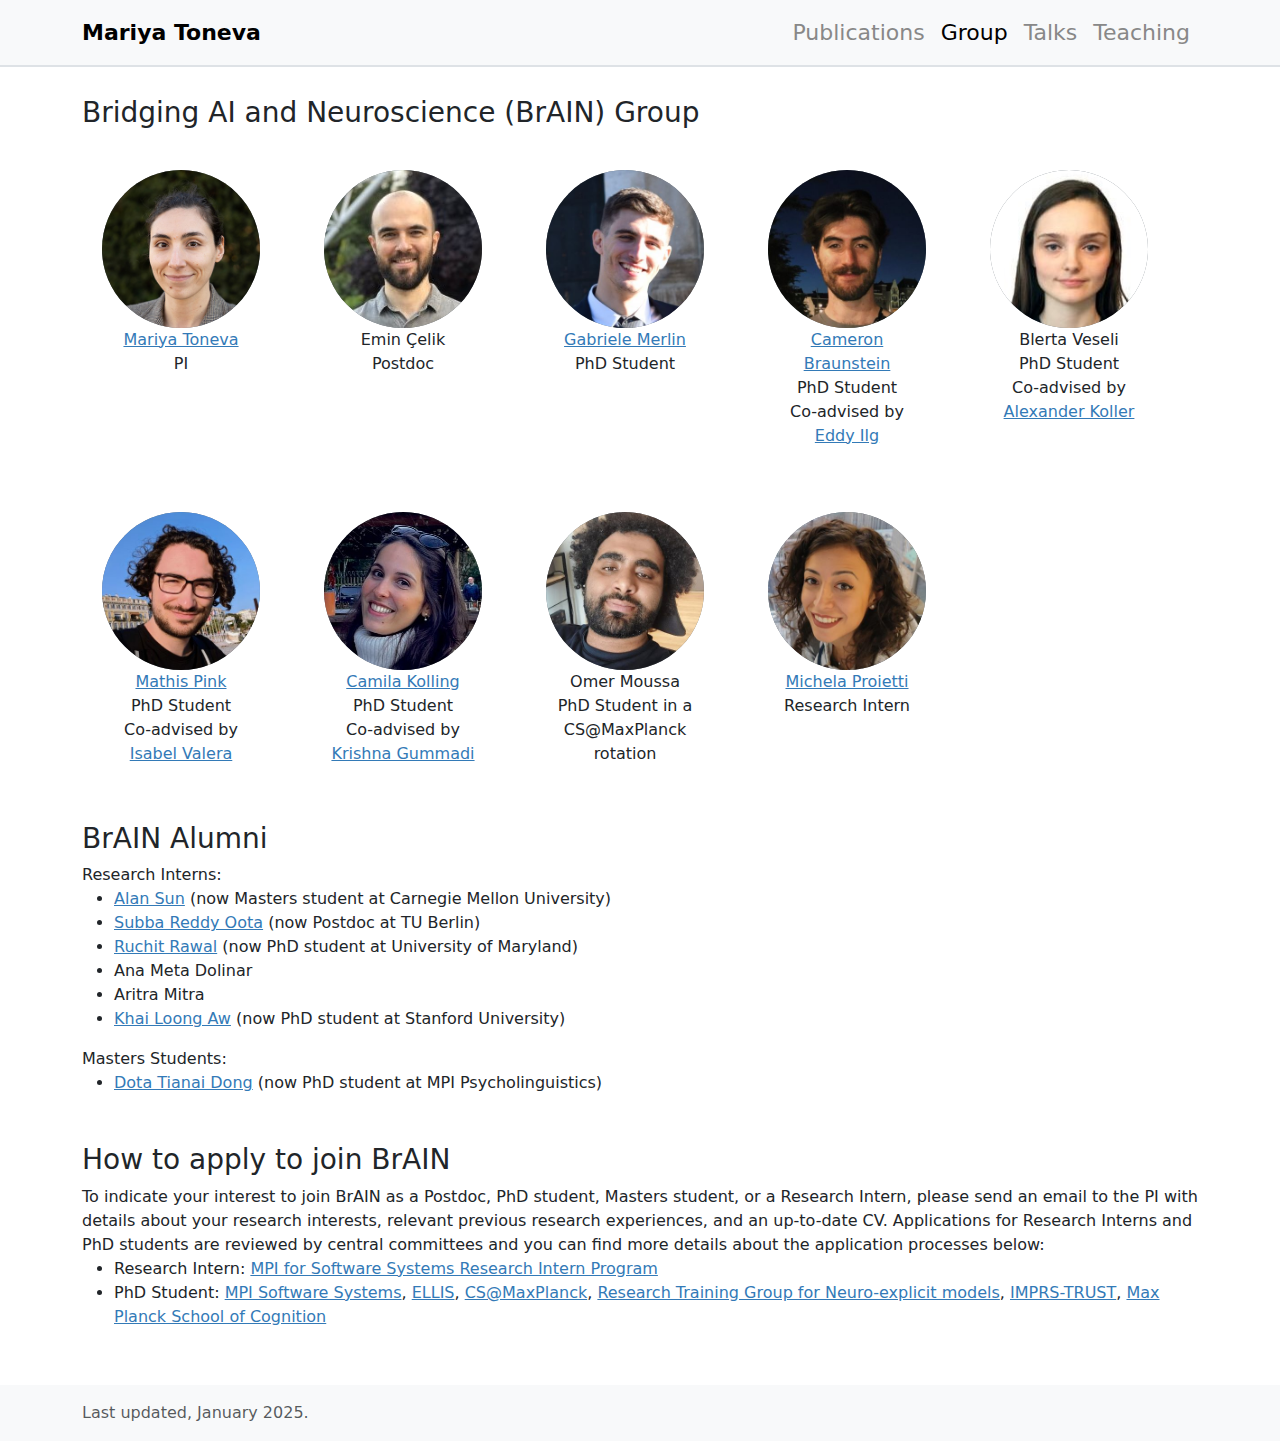
<file: group.html>
<!doctype html>
<html lang="en">
<head>
    <meta charset="utf-8">
    <meta name="viewport" content="width=device-width, initial-scale=1">
    <meta name="description" content="Homepage">
    <meta name="author" content="Mariya Toneva">
    <meta name="keywords" content="Mariya Toneva Max Planck Institute Software Systems MPI SWS language brain NLP Carnegie Mellon University Machine Learning Department Neural Computation Neuroscience Yale">
    <title>Mariya Toneva's homepage</title>

    <link rel="canonical" href="http://mtoneva.com">
    <link href="https://cdn.jsdelivr.net/npm/bootstrap@5.3.3/dist/css/bootstrap.min.css" rel="stylesheet" integrity="sha384-QWTKZyjpPEjISv5WaRU9OFeRpok6YctnYmDr5pNlyT2bRjXh0JMhjY6hW+ALEwIH" crossorigin="anonymous">
    <link rel="stylesheet" href="style.css" />

    <script src="https://cdn.jsdelivr.net/npm/bootstrap@5.3.3/dist/js/bootstrap.bundle.min.js" integrity="sha384-YvpcrYf0tY3lHB60NNkmXc5s9fDVZLESaAA55NDzOxhy9GkcIdslK1eN7N6jIeHz" crossorigin="anonymous" defer></script>
	  <!-- Google tag (gtag.js) -->
	  <script async src="https://www.googletagmanager.com/gtag/js?id=G-RQPWTS9T6Z"></script>
	  <script>
	    window.dataLayer = window.dataLayer || [];
	    function gtag(){dataLayer.push(arguments);}
	    gtag('js', new Date());
	    gtag('config', 'G-RQPWTS9T6Z');
	  </script>
</head>

<body>

	<nav class="navbar navbar-expand-md fixed-top border-bottom border-2 bg-light">
	<div class="container">
		<a class="navbar-brand" href="index.html">Mariya Toneva</a>
	  <button class="navbar-toggler" type="button" data-bs-toggle="collapse"
	        data-bs-target="#navbarCollapse" aria-controls="navbarCollapse"
	        aria-expanded="false" aria-label="Toggle navigation">
	    <span class="navbar-toggler-icon"></span>
	  </button>
	  <div class="collapse navbar-collapse justify-content-end" id="navbarCollapse">
	    <div class="navbar-nav justify-content-end">
	      <a class="nav-link" href="pub.html">Publications</a>
	      <a class="nav-link active" aria-current="page"  href="group.html">Group</a>
		     <a class="nav-link" href="talks.html">Talks</a>
	      <a class="nav-link" href="teaching.html">Teaching</a>
	    </div>
	  </div>
	</div>
	</nav>

<main role="main" class="container py-4">
<section id="group" name="group">
<h3>Bridging AI and Neuroscience (BrAIN) Group</h3>
<div class="row">
<div class="col-md-2 text-center p-3 m-3">
    <div class="ratio ratio-1x1 rounded-circle overflow-hidden bg-secondary">
    <img src="./group_photos/MariyaToneva_1x1.jpg">
    </div>
    <a class="justify-content-center" href="https://mtoneva.com/">Mariya Toneva</a>
		<br>PI
</div>

<div class="col-md-2 text-center p-3 m-3">
	<div class="ratio ratio-1x1 rounded-circle overflow-hidden bg-secondary">
		<img src="./group_photos/EminCelik_1x1.jpg">
	</div>
	Emin Çelik
	<br>Postdoc
</div>

<div class="col-md-2 text-center p-3 m-3">
	<div class="ratio ratio-1x1 rounded-circle overflow-hidden bg-secondary">
		<img src="./group_photos/GabrieleMerlin_1x1.jpg">
	</div>
	<a class="justify-content-center" href="https://gab709.github.io/" target="_blank">Gabriele Merlin</a>
	<br>PhD Student
</div>

<div class="col-md-2 text-center p-3 m-3">
	<div class="ratio ratio-1x1 rounded-circle overflow-hidden bg-secondary">
		<img src="./group_photos/CameronBraunstein_1x1.jpg">
	</div>
	<a class="justify-content-center" href="https://cameronbraunstein.github.io/" target="_blank">Cameron Braunstein</a>
	<br>PhD Student
  <br>Co-advised by <a href="https://www.utn.de/person/eddy-ilg/" target="_blank">Eddy Ilg</a>
</div>

<div class="col-md-2 text-center p-3 m-3">
	<div class="ratio ratio-1x1 rounded-circle overflow-hidden bg-secondary">
		<img src="./group_photos/BlertaVeseli_1x1.jpg">
	</div>
	Blerta Veseli
	<br>PhD Student
	<br>Co-advised by <a href="https://www.coli.uni-saarland.de/~koller/" target="_blank">Alexander Koller</a>
</div>

<div class="col-md-2 text-center p-3 m-3">
	<div class="ratio ratio-1x1 rounded-circle overflow-hidden bg-secondary">
		<img src="./group_photos/MathisPink_1x1.jpg">
	</div>
	<a class="justify-content-center" href="https://mathispink.github.io/" target="_blank">Mathis Pink</a>
	<br>PhD Student
	<br>Co-advised by <a href="https://ivaleram.github.io/" target="_blank">Isabel Valera</a>
</div>

<div class="col-md-2 text-center p-3 m-3">
	<div class="ratio ratio-1x1 rounded-circle overflow-hidden bg-secondary">
		<img src="./group_photos/CamilaKolling_1x1.jpg">
	</div>
	<a class="justify-content-center" href="https://camilakolling.github.io/" target="_blank">Camila Kolling</a>
	<br>PhD Student
	<br>Co-advised by <a href="https://people.mpi-sws.org/~gummadi/" target="_blank">Krishna Gummadi</a>
</div>

<div class="col-md-2 text-center p-3 m-3">
	<div class="ratio ratio-1x1 rounded-circle overflow-hidden bg-secondary">
		<img src="./group_photos/OmerMoussa_1x1.jpg">
	</div>
	Omer Moussa
	<br>PhD Student in a CS@MaxPlanck rotation
</div>

<div class="col-md-2 text-center p-3 m-3">
	<div class="ratio ratio-1x1 rounded-circle overflow-hidden bg-secondary">
		<img src="./group_photos/MichelaProietti_1x1.jpg">
	</div>
	<a class="justify-content-center" href="https://sites.google.com/diag.uniroma1.it/michela-proietti/home-page?authuser=0"  target="_blank">Michela Proietti</a>
	<br>Research Intern
</div>
</div>

<h3 class="mt-4">BrAIN Alumni</h3>
Research Interns:
<ul>
	<li> <a href="https://alansun17904.github.io/">Alan Sun</a> (now Masters student at Carnegie Mellon University)</li>
	<li> <a href="https://sites.google.com/view/subbareddyoota300/home">Subba Reddy Oota</a> (now Postdoc at TU Berlin)</li>
	<li> <a href="https://ruchitrawal.github.io/"> Ruchit Rawal</a> (now PhD student at University of Maryland)</li>
	<li> Ana Meta Dolinar</li>
	<li> Aritra Mitra</li>
	<li> <a href="https://awwkl.github.io/">Khai Loong Aw</a> (now PhD student at Stanford University)</li>
</ul>

Masters Students:
<ul>
	<li> <a href="https://tianaidong.github.io/">Dota Tianai Dong</a> (now PhD student at MPI Psycholinguistics)</li>
</ul>
</section>
<section id="apply" name="apply">
<h3 class="mt-5">How to apply to join BrAIN</h3>
To indicate your interest to join BrAIN as a Postdoc, PhD student, Masters student, or a Research Intern, please send an email to the PI with details about your research interests, relevant previous research experiences, and an up-to-date CV. Applications for Research Interns and PhD students are reviewed by central committees and you can find more details about the application processes below:
<ul>
	<li> Research Intern: <a href="https://www.mpi-sws.org/research-careers/#internships"  target="_blank">MPI for Software Systems Research Intern Program</a>  </li>
	<li> PhD Student: <a href="https://www.mpi-sws.org/graduate-studies/#admission" target="_blank">MPI Software Systems</a>,
		<a href="https://ellis.eu/phd-admission" target="_blank">ELLIS</a>,
		<a href="https://www.cis.mpg.de/csmax-planck-admissions/" target="_blank">CS@MaxPlanck</a>,
		<a href="https://www.neuroexplicit.org/" target="_blank">Research Training Group for Neuro-explicit models</a>,
		<a href="https://www.imprs-trust.mpg.de/" target="_blank">IMPRS-TRUST</a>,
		<a href="https://cognition.maxplanckschools.org/en/program" target="_blank">Max Planck School of Cognition</a></li>
</ul>
</section>
</main>

<footer class="bg-light pt-3">
  <div class="container">
    <p class="text-muted">Last updated, January 2025.</p>
  </div>
</footer>


</body>
</html>
</file>
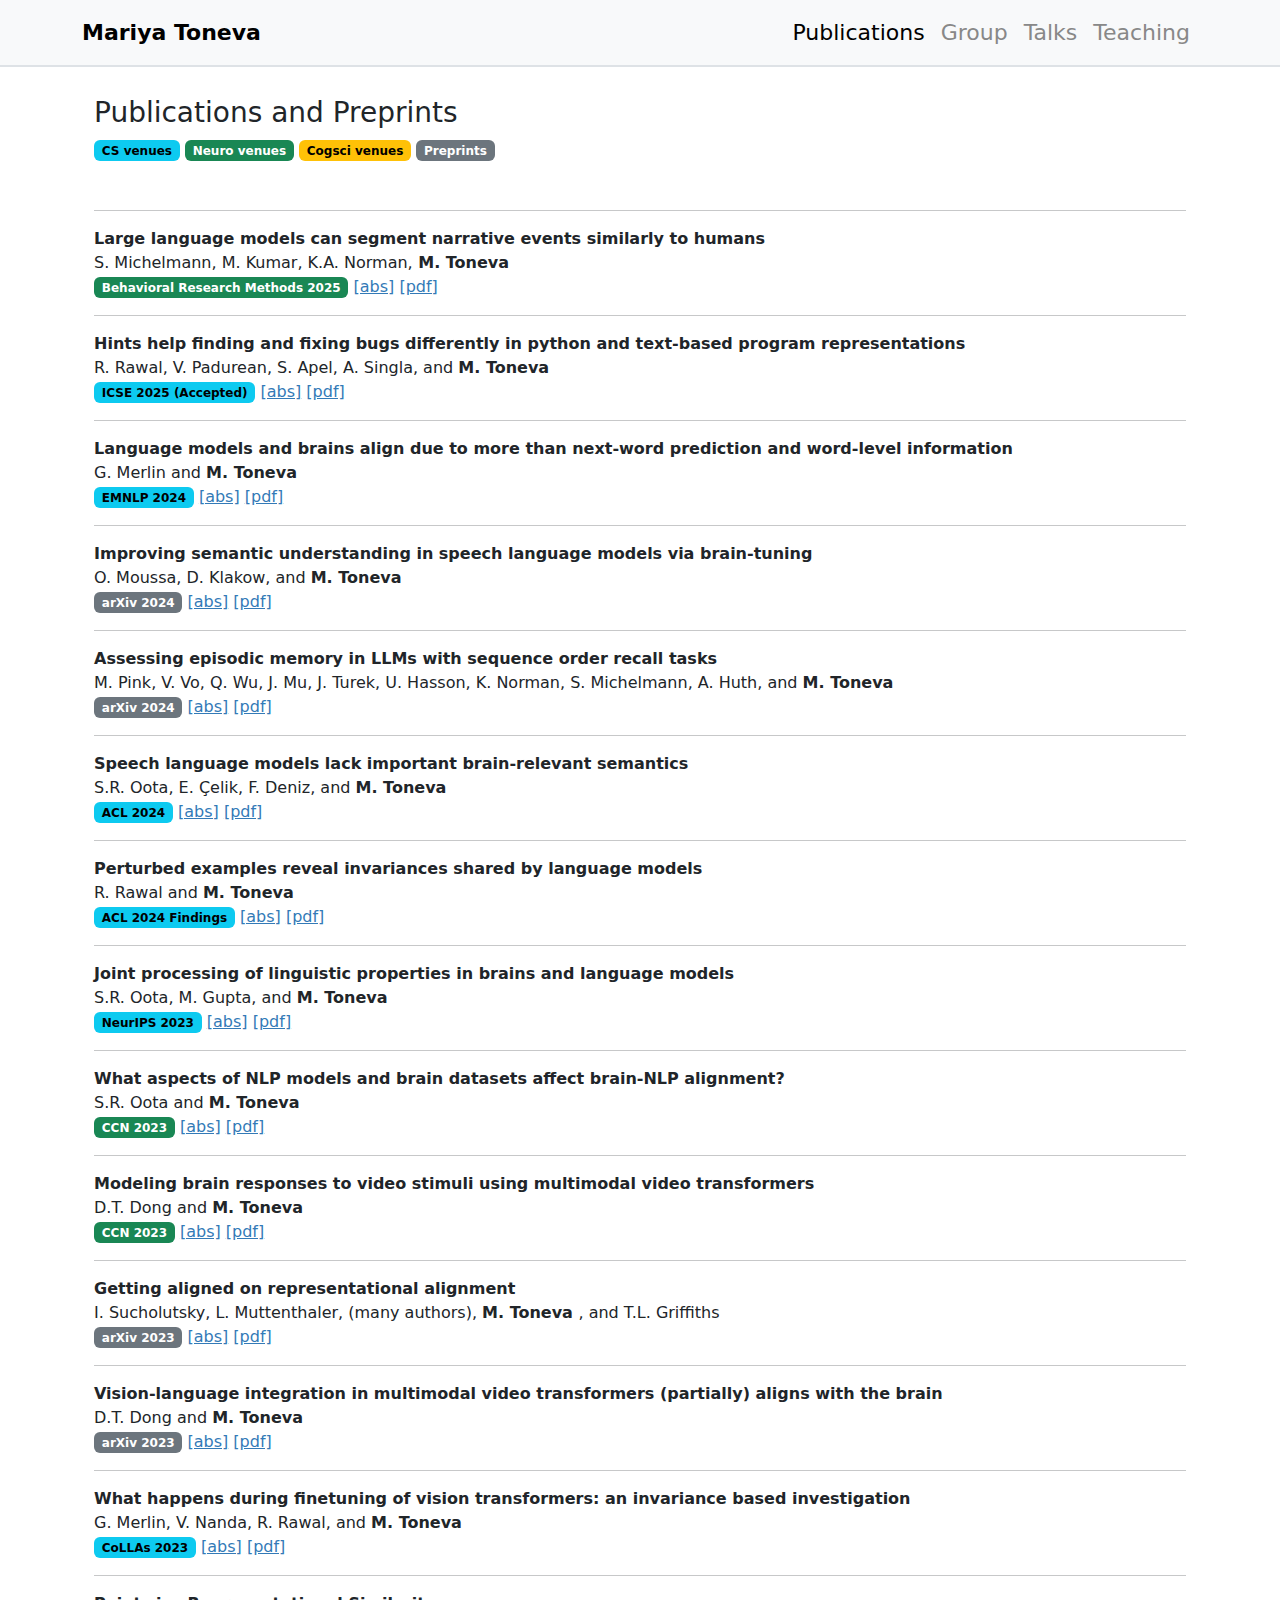
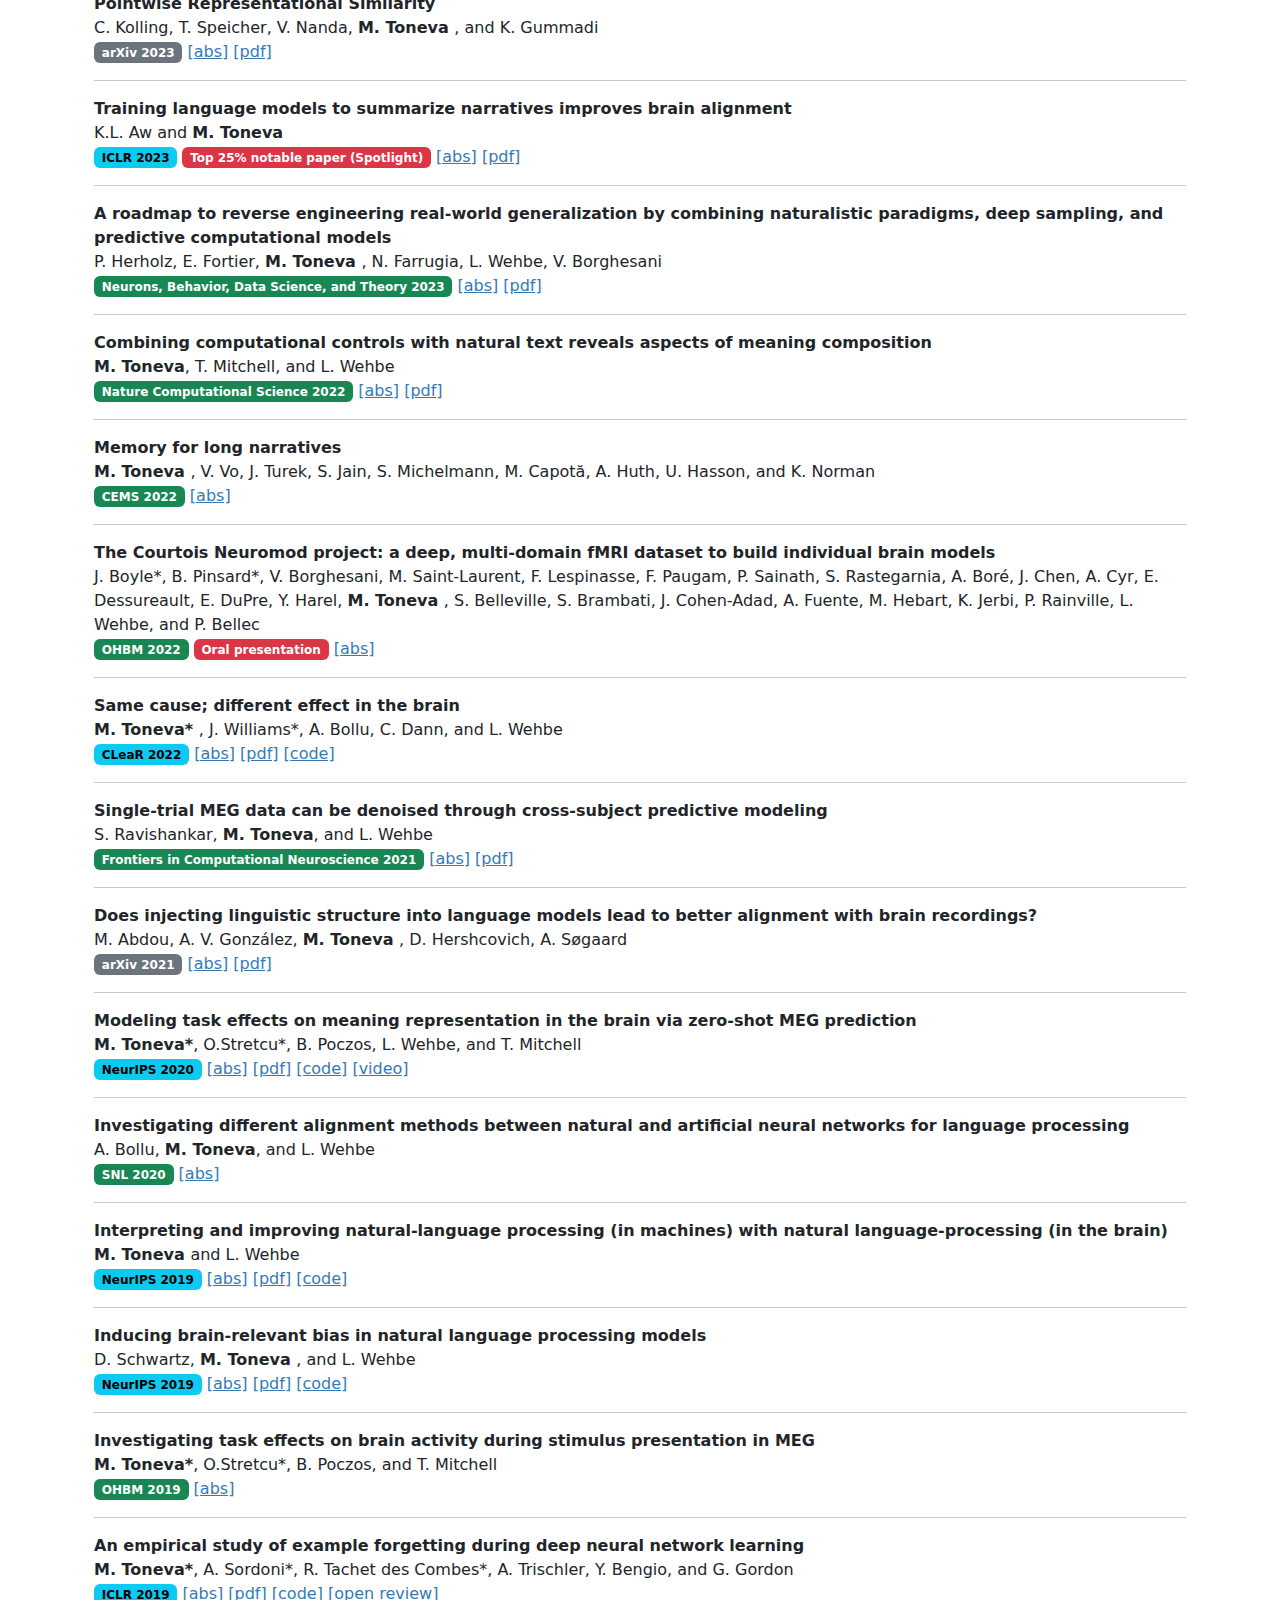
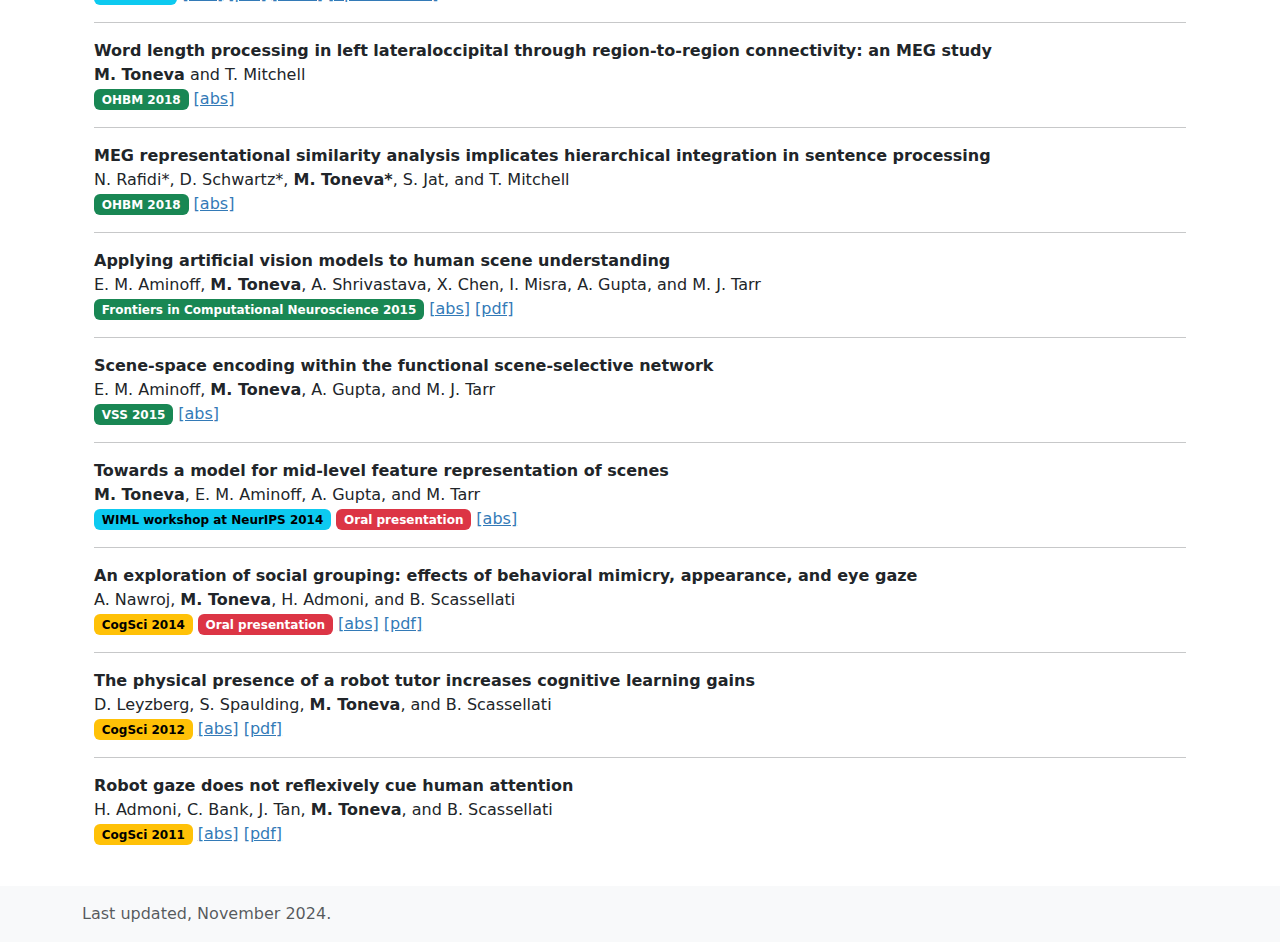
<file: pub.html>
<!doctype html>
<html lang="en">
<head>
    <meta charset="utf-8">
    <meta name="viewport" content="width=device-width, initial-scale=1">
    <meta name="description" content="Homepage">
    <meta name="author" content="Mariya Toneva">
    <meta name="keywords" content="Mariya Toneva Max Planck Institute Software Systems MPI SWS language brain NLP Carnegie Mellon University Machine Learning Department Neural Computation Neuroscience Yale">
    <title>Mariya Toneva's homepage</title>

    <link rel="canonical" href="http://mtoneva.com">
    <link href="https://cdn.jsdelivr.net/npm/bootstrap@5.3.3/dist/css/bootstrap.min.css" rel="stylesheet" integrity="sha384-QWTKZyjpPEjISv5WaRU9OFeRpok6YctnYmDr5pNlyT2bRjXh0JMhjY6hW+ALEwIH" crossorigin="anonymous">
    <link rel="stylesheet" href="style.css" />

    <script src="https://cdn.jsdelivr.net/npm/bootstrap@5.3.3/dist/js/bootstrap.bundle.min.js" integrity="sha384-YvpcrYf0tY3lHB60NNkmXc5s9fDVZLESaAA55NDzOxhy9GkcIdslK1eN7N6jIeHz" crossorigin="anonymous" defer></script>
	  <!-- Google tag (gtag.js) -->
	  <script async src="https://www.googletagmanager.com/gtag/js?id=G-RQPWTS9T6Z"></script>
	  <script>
	    window.dataLayer = window.dataLayer || [];
	    function gtag(){dataLayer.push(arguments);}
	    gtag('js', new Date());
	    gtag('config', 'G-RQPWTS9T6Z');
	  </script>
</head>

<body>

	<nav class="navbar navbar-expand-md fixed-top border-bottom border-2 bg-light">
	<div class="container">
		<a class="navbar-brand" href="index.html">Mariya Toneva</a>
	  <button class="navbar-toggler" type="button" data-bs-toggle="collapse"
	        data-bs-target="#navbarCollapse" aria-controls="navbarCollapse"
	        aria-expanded="false" aria-label="Toggle navigation">
	    <span class="navbar-toggler-icon"></span>
	  </button>
	  <div class="collapse navbar-collapse justify-content-end" id="navbarCollapse">
	    <div class="navbar-nav justify-content-end">
	      <a class="nav-link active" aria-current="page" href="pub.html">Publications</a>
	      <a class="nav-link" href="group.html">Group</a>
		     <a class="nav-link" href="talks.html">Talks</a>
	      <a class="nav-link" href="teaching.html">Teaching</a>
	    </div>
	  </div>
	</div>
	</nav>

<main role="main" class="container py-4">
<section id="publications" name="publications" class="container">
<h3>Publications and Preprints</h3>
<span class="badge text-bg-info">CS venues</span> <span class="badge text-bg-success">Neuro venues</span> <span class="badge text-bg-warning">Cogsci venues</span> <span class="badge text-bg-secondary">Preprints</span>
<hr class="mt-5">

<strong> Large language models can segment narrative events similarly to humans </strong>
  <br> S. Michelmann, M. Kumar, K.A. Norman,<strong> M. Toneva </strong>
  <br>
  <span class="badge text-bg-success">Behavioral Research Methods 2025</span>

  <a href="#gpt3events-abs" data-bs-toggle="collapse" aria-expanded="false" aria-controls="gpt3events-abs">[abs]</a>
  <a href="https://link.springer.com/article/10.3758/s13428-024-02569-z" target="_blank">[pdf]</a>
<div class="collapse" id="gpt3events-abs">
<p> Humans perceive discrete events such as "restaurant visits" and "train rides" in their continuous experience. One important prerequisite for studying human event perception is the ability of researchers to quantify when one event ends and another begins. Typically, this information is derived by aggregating behavioral annotations from several observers. Here we present an alternative computational approach where event boundaries are derived using a large language model, GPT-3, instead of using human annotations. We demonstrate that GPT-3 can segment continuous narrative text into events. GPT-3-annotated events are significantly correlated with human event annotations. Furthermore, these GPT-derived annotations achieve a good approximation of the "consensus" solution (obtained by averaging across human annotations); the boundaries identified by GPT-3 are closer to the consensus, on average, than boundaries identified by individual human annotators. This finding suggests that GPT-3 provides a feasible solution for automated event annotations, and it demonstrates a further parallel between human cognition and prediction in large language models. In the future, GPT-3 may thereby help to elucidate the principles underlying human event perception. </div>
<hr>

<strong> Hints help finding and fixing bugs differently in python and text-based program representations </strong>
  <br> R. Rawal, V. Padurean, S. Apel, A. Singla, and <strong> M. Toneva </strong>
  <br>
<span class="badge text-bg-info">ICSE 2025 (Accepted)</span>

  <a href="#ruchit-2-abs" data-bs-toggle="collapse" aria-expanded="false" aria-controls="ruchit-2-abs">[abs]</a>
  <a href="https://arxiv.org/pdf/2412.12471" target="_blank">[pdf]</a>
<div class="collapse" id="ruchit-2-abs">
<p> With the recent advances in AI programming as-
sistants such as GitHub Copilot, programming is not limited to
classical programming languages anymore–programming tasks
can also be expressed and solved by end-users in natural text.
Despite the availability of this new programming modality, users
still face difficulties with algorithmic understanding and program
debugging. One promising approach to support end-users is to
provide hints to help them find and fix bugs while forming and
improving their programming capabilities. While it is plausible
that hints can help, it is unclear which type of hint is helpful
and how this depends on program representations (classic source
code or a textual representation) and the user’s capability of
understanding the algorithmic task. To understand the role of
hints in this space, we conduct a large-scale crowd-sourced study
involving 753 participants investigating the effect of three types
of hints (test cases, conceptual, and detailed), across two program
representations (Python and text-based), and two groups of users
(with clear understanding or confusion about the algorithmic
task). We find that the program representation (Python vs. text)
has a significant influence on the users’ accuracy at finding and
fixing bugs. Surprisingly, users are more accurate at finding and
fixing bugs when they see the program in natural text. Hints
are generally helpful in improving accuracy, but different hints
help differently depending on the program representation and
the user’s understanding of the algorithmic task. These findings
have implications for designing next-generation programming
tools that provide personalized support to users, for example, by
adapting the programming modality and providing hints with
respect to the user’s skill level and understanding.
</div>
<hr>

<strong> Language models and brains align due to more than next-word prediction and word-level information </strong>
  <br> G. Merlin and <strong> M. Toneva </strong>
  <br>
  <span class="badge text-bg-info">EMNLP 2024</span>

  <a href="#gabriele-abs" data-bs-toggle="collapse" aria-expanded="false" aria-controls="gabriele-abs">[abs]</a>
  <a href="https://aclanthology.org/2024.emnlp-main.1024/" target="_blank">[pdf]</a>
<div class="collapse" id="gabriele-abs">
<p>  Pretrained language models have been shown to significantly predict brain recordings of people comprehending language. Recent work suggests that the prediction of the next word is a key mechanism that contributes to this alignment. What is not yet understood is whether prediction of the next word is necessary for this observed alignment or simply sufficient, and whether there are other shared mechanisms or information that are similarly important. In this work, we take a step towards understanding the reasons for brain alignment via two simple perturbations in popular pretrained language models. These perturbations help us design contrasts that can control for different types of information. By contrasting the brain alignment of these differently perturbed models, we show that improvements in alignment with brain recordings are due to more than improvements in next-word prediction and word-level information.
</div>
<hr>

<strong> Improving semantic understanding in speech language models via brain-tuning </strong>
  <br> O. Moussa, D. Klakow, and <strong> M. Toneva </strong>
  <br>
<span class="badge text-bg-secondary">arXiv 2024</span>

  <a href="#omer-abs" data-bs-toggle="collapse" aria-expanded="false" aria-controls="omer-abs">[abs]</a>
  <a href="https://arxiv.org/abs/2410.09230" target="_blank">[pdf]</a>
<div class="collapse" id="omer-abs">
<p> Speech-language models align impressively with human brain responses to natural language. However, current models rely heavily on low-level speech features, indicating they lack brain-relevant semantics, limiting their utility as models of semantic processing in the brain. In this work, we address this limitation by inducing brain-relevant bias into the models via fine-tuning with fMRI recordings of people listening to natural stories, a process we call brain-tuning. After testing it on three different pretrained backbones, we show that brain-tuning improves alignment with new brain recordings in semantic language regions and reduces reliance on low-level speech features. Notably, brain-tuning leads to 1) consistent improvements in performance across various downstream tasks and 2) a representational space with increased semantic preference. Our results provide the first evidence that incorporating brain signals into the training of language models improves their semantic understanding.
</div>
<hr>

<strong> Assessing episodic memory in LLMs with sequence order recall tasks </strong>
  <br> M. Pink, V. Vo, Q. Wu, J. Mu, J. Turek, U. Hasson, K. Norman, S. Michelmann, A. Huth, and <strong> M. Toneva </strong>
  <br>
<span class="badge text-bg-secondary">arXiv 2024</span>

  <a href="#mathis-abs" data-bs-toggle="collapse" aria-expanded="false" aria-controls="mathis-abs">[abs]</a>
  <a href="https://arxiv.org/abs/2410.08133" target="_blank">[pdf]</a>
<div class="collapse" id="mathis-abs">
<p> Current LLM benchmarks focus on evaluating models' memory of facts and semantic relations, primarily assessing semantic aspects of long-term memory. However, in humans, long-term memory also includes episodic memory, which links memories to their contexts, such as the time and place they occurred. The ability to contextualize memories is crucial for many cognitive tasks and everyday functions. This form of memory has not been evaluated in LLMs with existing benchmarks. To address the gap in evaluating memory in LLMs, we introduce Sequence Order Recall Tasks (SORT), which we adapt from tasks used to study episodic memory in cognitive psychology. SORT requires LLMs to recall the correct order of text segments, and provides a general framework that is both easily extendable and does not require any additional annotations. We present an initial evaluation dataset, Book-SORT, comprising 36k pairs of segments extracted from 9 books recently added to the public domain. Based on a human experiment with 155 participants, we show that humans can recall sequence order based on long-term memory of a book. We find that models can perform the task with high accuracy when relevant text is given in-context during the SORT evaluation. However, when presented with the book text only during training, LLMs' performance on SORT falls short. By allowing to evaluate more aspects of memory, we believe that SORT will aid in the emerging development of memory-augmented models.
</div>
<hr>

<strong> Speech language models lack important brain-relevant semantics </strong>
  <br> S.R. Oota, E. Çelik, F. Deniz, and <strong> M. Toneva </strong>
  <br>
<span class="badge text-bg-info">ACL 2024</span>

  <a href="#acl-2024" data-bs-toggle="collapse" aria-expanded="false" aria-controls="acl-2024">[abs]</a>
  <a href="https://aclanthology.org/2024.acl-long.462/" target="_blank">[pdf]</a>
<div class="collapse" id="acl-2024">
<p> Despite known differences between reading and listening in the brain, recent work has shown that text-based language models predict both text-evoked and speech-evoked brain activity to an impressive degree. This poses the question of what types of information language models truly predict in the brain. We investigate this question via a direct approach, in which we systematically remove specific low-level stimulus features (textual, speech, and visual) from language model representations to assess their impact on alignment with fMRI brain recordings during reading and listening. Comparing these findings with speech-based language models reveals starkly different effects of low-level features on brain alignment. While text-based models show reduced alignment in early sensory regions post-removal, they retain significant predictive power in late language regions. In contrast, speech-based models maintain strong alignment in early auditory regions even after feature removal but lose all predictive power in late language regions. These results suggest that speech-based models provide insights into additional information processed by early auditory regions, but caution is needed when using them to model processing in late language regions. We make our code publicly available.
</div>
<hr>

<strong> Perturbed examples reveal invariances shared by language models </strong>
  <br> R. Rawal and <strong> M. Toneva </strong>
  <br>
<span class="badge text-bg-info">ACL 2024 Findings</span>

  <a href="#acl-2024-findings" data-bs-toggle="collapse" aria-expanded="false" aria-controls="acl-2024-findings">[abs]</a>
  <a href="https://aclanthology.org/2024.findings-acl.687/" target="_blank">[pdf]</a>
<div class="collapse" id="acl-2024-findings">
<p> An explosion of work in language is leading to ever-increasing numbers of available natural language processing models, with little understanding of how new models compare to better-understood models. One major reason for this difficulty is saturating benchmark datasets, which may not reflect well differences in model performance in the wild. In this work, we propose a novel framework for comparing two natural language processing models by revealing their shared invariance to interpretable input perturbations that are designed to target a specific linguistic capability (e.g., Synonym-Invariance, Typo-Invariance). Via experiments on models from within the same and across different architecture families, this framework offers a number of insights about how changes in models (e.g., distillation, increase in size, amount of pre-training) affect multiple well-defined linguistic capabilities. Furthermore, we also demonstrate how our framework can enable evaluation of the invariances shared between models that are available as commercial black-box APIs (e.g., InstructGPT family) and models that are relatively better understood (e.g., GPT-2). Across several experiments, we observe that large language models share many of the invariances encoded by models of various sizes, whereas the invariances encoded by large language models are only shared by other large models. Possessing a wide variety of invariances may be a key reason for the recent successes of large language models, and our framework can shed light on the types of invariances that are retained by or emerge in new models.
</div>
<hr>

<strong> Joint processing of linguistic properties in brains and language models </strong>
  <br> S.R. Oota, M. Gupta, and <strong> M. Toneva </strong>
  <br>
<span class="badge text-bg-info">NeurIPS 2023</span>

  <a href="#subba-abs" data-bs-toggle="collapse" aria-expanded="false" aria-controls="subba-abs">[abs]</a>
  <a href="https://proceedings.neurips.cc/paper_files/paper/2023/file/3a0e2de215bd17c39ad08ba1d16c1b12-Paper-Conference.pdf" target="_blank">[pdf]</a>
<div class="collapse" id="subba-abs">
<p> Language models have been shown to be very effective in predicting brain recordings of subjects experiencing complex language stimuli. For a deeper understanding of this alignment, it is important to understand the alignment between the detailed processing of linguistic information by the human brain versus language models. In NLP, linguistic probing tasks have revealed a hierarchy of information processing in neural language models that progresses from simple to complex with an increase in depth. On the other hand, in neuroscience, the strongest alignment with high-level language brain regions has consistently been observed in the middle layers. These findings leave an open question as to what linguistic information actually underlies the observed alignment between brains and language models. We investigate this question via a direct approach, in which we eliminate information related to specific linguistic properties in the language model representations and observe how this intervention affects the alignment with fMRI brain recordings obtained while participants listened to a story. We investigate a range of linguistic properties (surface, syntactic and semantic) and find that the elimination of each one results in a significant decrease in brain alignment across all layers of a language model. These findings provide direct evidence for the role of specific linguistic information in the alignment between brain and language models, and opens new avenues for mapping the joint information processing in both systems.
</div>
<hr>

<strong> What aspects of NLP models and brain datasets affect brain-NLP alignment? </strong>
  <br> S.R. Oota and <strong> M. Toneva </strong>
  <br>
<span class="badge text-bg-success">CCN 2023</span>
  <a href="#subba-ccn-abs" data-bs-toggle="collapse" aria-expanded="false" aria-controls="subba-ccn-abs">[abs]</a>
  <a href="https://hal.science/hal-04416456/document" target="_blank">[pdf]</a>
<div class="collapse" id="subba-ccn-abs">
<p> Recent brain encoding studies highlight the potential for natural language processing models to improve our understanding of language processing in the brain. Simultaneously, naturalistic fMRI datasets are becoming increasingly available and present even further avenues for understanding the alignment between brains and models. However, with the multitude of available models and datasets, it can be difficult to know what aspects of the models and datasets are important to consider. In this work, we present a systematic study of the brain alignment across five naturalistic fMRI datasets, two stimulus modalities (reading vs. listening), and different Transformer text and speech models. We find that all textbased language models are significantly better at predicting brain responses than all speech models for both modalities. Further, bidirectional language models better predict fMRI responses and generalize across datasets and modalities.
</div>
<hr>

<strong> Modeling brain responses to video stimuli using multimodal video transformers </strong>
  <br> D.T. Dong and <strong> M. Toneva </strong>
  <br>
<span class="badge text-bg-success">CCN 2023</span>
  <a href="#dota-ccn-abs" data-bs-toggle="collapse" aria-expanded="false" aria-controls="dota-ccn-abs">[abs]</a>
  <a href="https://pure.mpg.de/rest/items/item_3527872_1/component/file_3527873/content" target="_blank">[pdf]</a>
<div class="collapse" id="dota-ccn-abs">
<p> Prior work has shown that internal representations of artificial neural networks can significantly predict brain responses elicited by unimodal stimuli (ie reading a book chapter or viewing static images). However, the computational modeling of brain representations of naturalistic video stimuli, such as movies or TV shows, still remains underexplored. In this work, we present a promising approach for modeling vision-language brain representations of video stimuli by a transformer-based model that represents videos jointly through audio, text, and vision. We show that the joint representations of vision and text information are better aligned with brain representations of subjects watching a popular TV show. We further show that the incorporation of visual information improves brain alignment across several regions that support language processing.
</div>
<hr>

<strong> Getting aligned on representational alignment </strong>
  <br> I. Sucholutsky, L. Muttenthaler, (many authors), <strong> M. Toneva </strong>, and T.L. Griffiths
  <br>
<span class="badge text-bg-secondary">arXiv 2023</span>

  <a href="#lukas-abs" data-bs-toggle="collapse" aria-expanded="false" aria-controls="lukas-abs">[abs]</a>
  <a href="https://arxiv.org/abs/2310.13018" target="_blank">[pdf]</a>
<div class="collapse" id="lukas-abs">
<p> Biological and artificial information processing systems form representations of the world that they can use to categorize, reason, plan, navigate, and make decisions. To what extent do the representations formed by these diverse systems agree? Can diverging representations still lead to the same behaviors? And how can systems modify their representations to better match those of another system? These questions pertaining to the study of representational alignment are at the heart of some of the most active research areas in contemporary cognitive science, neuroscience, and machine learning. Unfortunately, there is limited knowledge-transfer between research communities interested in representational alignment, and much of the progress in one field ends up being rediscovered independently in another, when greater cross-field communication would be advantageous. To improve communication between fields, we propose a unifying framework that can serve as a common language between researchers studying representational alignment. We survey the literature from the fields of cognitive science, neuroscience, and machine learning, and demonstrate how prior work fits into this framework. Finally, we lay out open problems in representational alignment where progress can benefit all three fields. We hope that our work can catalyze cross-disciplinary collaboration and accelerate progress for all communities studying and developing information processing systems. We note that this is a working paper and encourage readers to reach out with their suggestions for future revisions.
</div>
<hr>

<strong> Vision-language integration in multimodal video transformers (partially) aligns with the brain </strong>
  <br> D.T. Dong and <strong> M. Toneva </strong>
  <br>
<span class="badge text-bg-secondary">arXiv 2023</span>

  <a href="#dota-abs" data-bs-toggle="collapse" aria-expanded="false" aria-controls="dota-abs">[abs]</a>
  <a href="https://arxiv.org/abs/2311.07766" target="_blank">[pdf]</a>
<div class="collapse" id="dota-abs">
<p> Integrating information from multiple modalities is arguably one of the essential prerequisites for grounding artificial intelligence systems with an understanding of the real world. Recent advances in video transformers that jointly learn from vision, text, and sound over time have made some progress toward this goal, but the degree to which these models integrate information from modalities still remains unclear. In this work, we present a promising approach for probing a pre-trained multimodal video transformer model by leveraging neuroscientific evidence of multimodal information processing in the brain. Using brain recordings of participants watching a popular TV show, we analyze the effects of multi-modal connections and interactions in a pre-trained multi-modal video transformer on the alignment with uni- and multi-modal brain regions. We find evidence that vision enhances masked prediction performance during language processing, providing support that cross-modal representations in models can benefit individual modalities. However, we don't find evidence of brain-relevant information captured by the joint multi-modal transformer representations beyond that captured by all of the individual modalities. We finally show that the brain alignment of the pre-trained joint representation can be improved by fine-tuning using a task that requires vision-language inferences. Overall, our results paint an optimistic picture of the ability of multi-modal transformers to integrate vision and language in partially brain-relevant ways but also show that improving the brain alignment of these models may require new approaches.
</div>
<hr>

<strong> What happens during finetuning of vision transformers: an invariance based investigation </strong>
  <br> G. Merlin, V. Nanda, R. Rawal, and <strong> M. Toneva </strong>
  <br>
  <span class="badge text-bg-info">CoLLAs 2023</span>

  <a href="#invariance-abs" data-bs-toggle="collapse" aria-expanded="false" aria-controls="invariance-abs">[abs]</a>
  <a href="https://proceedings.mlr.press/v232/merlin23a/merlin23a.pdf" target="_blank">[pdf]</a>
<div class="collapse" id="invariance-abs">
<p> The pretrain-finetune paradigm usually improves downstream performance over training a model from scratch on the same task, becoming commonplace across many areas of machine learning. While pretraining is empirically observed to be beneficial for a range of tasks, there is not a clear understanding yet of the reasons for this effect. In this work, we examine the relationship between pretrained vision transformers and the corresponding finetuned versions on several benchmark datasets and tasks. We present new metrics that specifically investigate the degree to which invariances learned by a pretrained model are retained or forgotten during finetuning. Using these metrics, we present a suite of empirical findings, including that pretraining induces transferable invariances in shallow layers and that invariances from deeper pretrained layers are compressed towards shallower layers during finetuning. Together, these findings contribute to understanding some of the reasons for the successes of pretrained models and the changes that a pretrained model undergoes when finetuned on a downstream task.
</div>
<hr>

<strong> Pointwise Representational Similarity </strong>
  <br> C. Kolling, T. Speicher, V. Nanda, <strong> M. Toneva </strong>, and K. Gummadi
  <br>
  <span class="badge text-bg-secondary">arXiv 2023</span>

  <a href="#pnka-abs" data-bs-toggle="collapse" aria-expanded="false" aria-controls="pnka-abs">[abs]</a>
  <a href="https://arxiv.org/abs/2305.19294" target="_blank">[pdf]</a>
<div class="collapse" id="pnka-abs">
<p> With the increasing reliance on deep neural networks, it is important to develop ways to better understand their learned representations. Representation similarity measures have emerged as a popular tool for examining learned representations However, existing measures only provide aggregate estimates of similarity at a global level, i.e. over a set of representations for N input examples. As such, these measures are not well-suited for investigating representations at a local level, i.e. representations of a single input example. Local similarity measures are needed, for instance, to understand which individual input representations are affected by training interventions to models (e.g. to be more fair and unbiased) or are at greater risk of being misclassified. In this work, we fill in this gap and propose Pointwise Normalized Kernel Alignment (PNKA), a measure that quantifies how similarly an individual input is represented in two representation spaces. Intuitively, PNKA compares the similarity of an input's neighborhoods across both spaces. Using our measure, we are able to analyze properties of learned representations at a finer granularity than what was previously possible. Concretely, we show how PNKA can be leveraged to develop a deeper understanding of (a) the input examples that are likely to be misclassified, (b) the concepts encoded by (individual) neurons in a layer, and (c) the effects of fairness interventions on learned representations.
</div>
<hr>

<strong> Training language models to summarize narratives improves brain alignment </strong>
  <br> K.L. Aw and <strong> M. Toneva </strong>
  <br>
  <span class="badge text-bg-info">ICLR 2023</span> <span class="badge text-bg-danger">Top 25% notable paper (Spotlight)</span>

  <a href="#summarization-abs" data-bs-toggle="collapse" aria-expanded="false" aria-controls="summarization-abs">[abs]</a>
  <a href="https://openreview.net/pdf/c67334d169d975ca4c1f56fc722f9eb680ebf5b9.pdf" target="_blank">[pdf]</a>
<div class="collapse" id="summarization-abs">
<p> Building systems that achieve a deeper understanding of language is one of the central goals of natural language processing (NLP). Towards this goal, recent works have begun to train language models on narrative datasets which require extracting the most critical information by integrating across long contexts. However, it is still an open question whether these models are learning a deeper understanding of the text, or if the models are simply learning a heuristic to complete the task. This work investigates this further by turning to the one language processing system that truly understands complex language: the human brain. We show that training language models for deeper narrative understanding results in richer representations that have improved alignment to human brain activity. We further find that the improvements in brain alignment are larger for character names than for other discourse features, which indicates that these models are learning important narrative elements. Taken together, these results suggest that this type of training can indeed lead to deeper language understanding. These findings have consequences both for cognitive neuroscience by revealing some of the significant factors behind brain-NLP alignment, and for NLP by highlighting that understanding of long-range context can be improved beyond language modeling.
</div>
<hr>

<strong> A roadmap to reverse engineering real-world generalization by combining naturalistic paradigms, deep sampling, and predictive computational models </strong>
<br> P. Herholz, E. Fortier, <strong> M. Toneva </strong>, N. Farrugia, L. Wehbe, V. Borghesani
<br>
<span class="badge text-bg-success">Neurons, Behavior, Data Science, and Theory 2023</span>
<a href="#roadmap-abs" data-bs-toggle="collapse" aria-expanded="false" aria-controls="roadmap-abs">[abs]</a>
<a href="https://arxiv.org/pdf/2108.10231.pdf" target="_blank">[pdf]</a>
<div class="collapse" id="roadmap-abs">
<p> Real-world generalization, e.g., deciding to approach a never-seen-before animal, relies on contextual information as well as previous experiences. Such a seemingly easy behavioral choice requires the interplay of multiple neural mechanisms, from integrative encoding to category-based inference, weighted differently according to the circumstances. Here, we argue that a comprehensive theory of the neuro-cognitive substrates of real-world generalization will greatly benefit from empirical research with three key elements. First, the ecological validity provided by multimodal, naturalistic paradigms. Second, the model stability afforded by deep sampling. Finally, the statistical rigor granted by predictive modeling and computational controls.
</div>
<hr>


<strong> Combining computational controls with natural text reveals aspects of meaning composition </strong>
  <br><strong>  M. Toneva</strong>, T. Mitchell, and L. Wehbe
  <br>
  <span class="badge text-bg-success">Nature Computational Science 2022</span>

  <a href="#supraword-abs" data-bs-toggle="collapse" aria-expanded="false" aria-controls="supraword-abs">[abs]</a>
  <a href="https://www.nature.com/articles/s43588-022-00354-6" target="_blank">[pdf]</a>
<div class="collapse" id="supraword-abs">
<p> To study a core component of human intelligence---our ability to combine the meaning of words---neuroscientists look for neural correlates of meaning composition, such as brain activity proportional to the difficulty of understanding a sentence. However, little is known about the product of meaning composition---the combined meaning of words beyond their individual meaning. We term this product ``supra-word meaning” and devise a computational representation for it by using recent neural network algorithms and a new technique to disentangle composed- from individual-word meaning. Using functional magnetic resonance imaging, we reveal that hubs that are thought to process lexical-level meaning also maintain supra-word meaning, suggesting a common substrate for lexical and combinatorial semantics. Surprisingly, we cannot detect supra-word meaning in magnetoencephalography, which suggests that composed meaning is maintained through a different neural mechanism than synchronized firing. This sensitivity difference has implications for past neuroimaging results and future wearable neurotechnology. </p>
</div>
<hr>

<strong> Memory for long narratives </strong> <br>
<strong> M. Toneva </strong>, V. Vo, J. Turek, S. Jain, S. Michelmann, M. Capotă, A. Huth, U. Hasson, and K. Norman
<br>
<span class="badge text-bg-success">CEMS 2022</span>
<a href="#CEMS2022-abs" data-bs-toggle="collapse" aria-expanded="false" aria-controls="CEMS2022-abs">[abs]</a>
<div id="CEMS2022-abs" class="collapse">
<p>
Language is the primary way in which we communicate, and yet it is not clear how we draw on previous experiences to understand language. In this work, we aim to investigate the role of episodic memory in language comprehension, by building models of this process and by collecting new benchmark datasets. As an initial step, we sought to characterize how well people remember information from long narratives, by asking participants to recall chapters of a recently-read novel when cued with a passage from the start of the chapter. We evaluated the precision of this recall by comparing its semantic representations--constructed using a language model--to those of the corresponding chapters. Analyses of the data are ongoing. In preliminary analyses, we find that a number of events were recalled with high precision across participants, and we do not find an effect of event position within a chapter on the precision of recall.
</p>
</div>
<hr>

<strong> The Courtois Neuromod project: a deep, multi-domain fMRI dataset to build individual brain models </strong> <br>
J. Boyle*, B. Pinsard*, V. Borghesani, M. Saint-Laurent, F. Lespinasse, F. Paugam, P. Sainath, S. Rastegarnia­,  A. Boré, J. Chen, A. Cyr, E. Dessureault, E. DuPre, Y. Harel, <strong> M. Toneva </strong>, S. Belleville, S. Brambati, J. Cohen-Adad, A. Fuente, M. Hebart, K. Jerbi, P. Rainville, L. Wehbe, and P. Bellec <br>
<span class="badge text-bg-success">OHBM 2022</span> <span class="badge text-bg-danger">Oral presentation</span>
<a href="#HBM2022-abs" data-bs-toggle="collapse" aria-expanded="false" aria-controls="HBM2022-abs">[abs]</a>
<div id="HBM2022-abs" class="collapse">
<p>
Several large individual fMRI datasets have emerged to train artificial intelligence (AI) models on specific cognitive processes, including natural images (NSD1, BOLD500022) and movie viewing (Dr Who3). However, a key feature of the brain is the capacity to integrate and switch between specialized processes and cognitive contexts. The Courtois Project on Neuronal Modelling (CNeuroMod) is creating a rich neuroimaging dataset to probe numerous cognitive domains simultaneously, in the same subjects, with carefully controlled and /or naturalistic stimuli, in order to build integrative AI models. CNeuroMod will eventually feature hundreds of hours of neuroimaging data per subject, and is already the largest individual fMRI dataset currently available.
<br>CNeuroMod features fMRI recordings from 6 English-speaking participants (3 women). 4 subjects are scanned acutely (80h+ / year) and 2 are scanned intensively (40h+ / year). The 4 acutely scanned participants have reached, or are close to, 100h of MRI data. Information on previously reported datasets (hcptrt, movie10, shinobi, mario, triplet, friends and things) are available at https://docs.cneuromod.ca. Here, we highlight 8 new datasets to (1) validate our set-up, (2) map functional areas, and (3) expand the set of naturalistic stimuli covered.
First, the effectiveness of our auditory protection protocol and the reactivity of our custom-built controller will be assessed, respectively -  audition task (i.e, auditory threshold inside and outside the mri) and gamepad task (i.e. comparing motor responses using custom vs commercial controller).
Mapping of visual areas will be possible thanks to a classical retinotopy task (retino), and a functional localizer (fLoc) isolating category-selective cortical regions5. localizers consists of multiple sessions of language tasks spanning sensory modalities (auditory6, visual7), & languages (French and English8). potter dataset consists of reading chapter 9 from Harry Potter book to investigate language processing9. Finally, multfs is a study of working memory using different tasks, stimuli and features. emotions is passive watching of annotated, emotionally evocative short videos10. Preprocessed imaging data, behavioural responses, and physiological recording are formatted in BIDS and available using a registered access system and the DataLad version control tool.  Data request is available via our website - https://www.cneuromod.ca/.
<br>The CNeuroMod project has assembled an unprecedented resource to study individual functional brain activity for a wide range of controlled and naturalistic stimuli. For each type of stimuli included in CNeuroMod, the relevant subset of data is one of the largest dataset available for the community. Taken together, CNeuroMod opens a unique avenue to create AI models of integrative processes in the brain. We anticipate that this wealth of longitudinal data will help researchers discover novel insights into the way human brains process complex, naturalistic stimuli.
</p>
</div>
<hr>



<strong> Same cause; different effect in the brain </strong> <br>
<strong> M. Toneva* </strong>, J. Williams*, A. Bollu, C. Dann, and L. Wehbe<br>
<span class="badge text-bg-info">CLeaR 2022</span>
<a href="#cause-abs" data-bs-toggle="collapse" aria-expanded="false" aria-controls="cause-abs">[abs]</a>
<a href="https://proceedings.mlr.press/v177/toneva22a/toneva22a.pdf" target="_blank">[pdf]</a>
<a href="https://github.com/brainML/stim-effect" target="_blank">[code]</a>
<div id="cause-abs" class="collapse">
<p>
To study information processing in the brain, neuroscientists manipulate experimental stimuli while
recording participant brain activity. They can then use encoding models to find out which brain
“zone" (e.g. which region of interest, volume pixel or electrophysiology sensor) is predicted from the
stimulus properties. Given the assumptions underlying this setup, when the stimulus properties are
predictive of the activity in a zone, these properties are understood to cause activity in that zone.
In recent years, researchers have begun using neural networks to construct representations
that capture the diverse properties of complex stimuli, such as natural language or natural images.
Encoding models built using these high-dimensional representations are often able to accurately
predict the activity in large swathes of cortex, suggesting that the activity in all these brain zones is
caused by the stimulus properties captured in the neural network representation. It is then natural to
ask: "Is the activity in these different brain zones caused by the stimulus properties in the same way?"
In neuroscientific terms, this corresponds to asking if these different zones process the stimulus
properties in the same way.
Here, we propose a new framework that enables researchers to ask if the properties of a stimulus
affects two brain zones in the same way. We use simulated data and two real fMRI datasets with
complex naturalistic stimuli to show that our framework enables us to make such inferences. Our
inferences are strikingly consistent between the two datasets, indicating that the proposed framework
is a promising new tool for neuroscientists to understand how information is processed in the brain.
</p>
</div>
<hr>

<strong> Single-trial MEG data can be denoised through cross-subject predictive modeling </strong> <br>
S. Ravishankar, <strong>  M. Toneva</strong>, and L. Wehbe <br>
<span class="badge text-bg-success">Frontiers in Computational Neuroscience 2021</span>
<a href="#singletrial-abs" data-bs-toggle="collapse" aria-expanded="false" aria-controls="singletrial-abs">[abs]</a>
<a href="https://www.frontiersin.org/articles/10.3389/fncom.2021.737324/full" target="_blank">[pdf]</a>
<div id="singletrial-abs" class="collapse">
<p>
A pervasive challenge in brain imaging is the presence of noise that hinders investigation of underlying neural processes, with Magnetoencephalography (MEG) in particular having very low Signal-to-Noise Ratio (SNR). The established strategy to increase MEG's SNR involves averaging multiple repetitions of data corresponding to the same stimulus. However, repetition of stimulus can be undesirable, because underlying neural activity has been shown to change across trials, and repeating stimuli limits the breadth of the stimulus space experienced by subjects. In particular, the rising popularity of naturalistic studies with a single viewing of a movie or story necessitates the discovery of new approaches to increase SNR. We introduce a simple framework to reduce noise in single-trial MEG data by leveraging correlations in neural responses across subjects as they experience the same stimulus. We demonstrate its use in a naturalistic reading comprehension task with 8 subjects, with MEG data collected while they read the same story a single time. We find that our procedure results in data with reduced noise and allows for better discovery of neural phenomena. As proof-of-concept, we show that the N400m's correlation with word surprisal, an established finding in literature, is far more clearly observed in the denoised data than the original data. The denoised data also shows higher decoding and encoding accuracy than the original data, indicating that the neural signals associated with reading are either preserved or enhanced after the denoising procedure.
</div>
<hr>

<strong> Does injecting linguistic structure into language models lead to better alignment with brain recordings? </strong>
  <br> M. Abdou, A. V. González, <strong> M. Toneva </strong>, D. Hershcovich, A. Søgaard
  <br>
  <span class="badge text-bg-secondary">arXiv 2021</span>

  <a href="#structural-abs" data-bs-toggle="collapse" aria-expanded="false" aria-controls="structural-abs">[abs]</a>
  <a href="https://arxiv.org/pdf/2101.12608.pdf" target="_blank">[pdf]</a>
<div class="collapse" id="structural-abs">
<p> Neuroscientists evaluate deep neural networks for natural language processing as possible candidate models for how language is processed in the brain. These models are often trained without explicit linguistic supervision, but have been shown to learn some linguistic structure in the absence of such supervision (Manning et al., 2020), potentially questioning the relevance of symbolic linguistic theories in modeling such cognitive processes (Warstadt and Bowman,2020). We evaluate across two fMRI datasets whether language models align better with brain recordings, if their attention is biased by annotations from syntactic or semantic formalisms. Using structure from dependency or minimal recursion semantic annotations, we find alignments improve significantly for one of the datasets. For another dataset, we see more mixed results. We present an extensive analysis of these results. Our proposed approach enables the evaluation of more targeted hypotheses about the composition of meaning in the brain, expanding the range of possible scientific inferences a neuroscientist could make, and opens up new opportunities for cross-pollination between computational neuroscience and linguistics.</p>
</div>
<hr>

<strong> Modeling task effects on meaning representation in the brain via zero-shot MEG prediction </strong> <br>
<strong>  M. Toneva*</strong>, O.Stretcu*, B. Poczos, L. Wehbe, and T. Mitchell <br>
<span class="badge text-bg-info">NeurIPS 2020</span>
<a href="#task-abs" data-bs-toggle="collapse" aria-expanded="false" aria-controls="task-abs">[abs]</a>
<a href="https://papers.nips.cc/paper/2020/file/38a8e18d75e95ca619af8df0da1417f2-Paper.pdf" target="_blank">[pdf]</a>
<a href="https://github.com/otiliastr/brain_task_effect" target="_blank">[code]</a>
<a href="https://youtu.be/M1TpiYsRvt0?t=5552" target="_blank">[video]</a>
<div id="task-abs" class="collapse">
<p> How meaning is represented in the brain is still one of the big open questions in neuroscience. Does a word (e.g., bird) always have the same representation, or does the task
under which the word is processed alter its representation (answering “can you eat it?” versus
“can it fly?”)? The brain activity of subjects who read the same word while performing
different semantic tasks has been shown to differ across tasks. However, it is still not
understood how the task itself contributes to this difference. In the current work, we study
Magnetoencephalography (MEG) brain recordings of participants tasked with answering
questions about concrete nouns. We investigate the effect of the task (i.e. the question being
asked) on the processing of the concrete noun by predicting the millisecond-resolution MEG
recordings as a function of both the semantics of the noun and the task. Using this approach,
we test several hypotheses about the task-stimulus interactions by comparing the zero-shot
predictions made by these hypotheses for novel tasks and nouns not seen during training.
We find that incorporating the task semantics significantly improves the prediction of MEG
recordings, across participants. The improvement occurs 475 − 550ms after the participants
first see the word, which corresponds to what is considered to be the ending time of semantic
processing for a word. These results suggest that only the end of semantic processing of a
word is task-dependent, and pose a challenge for future research to formulate new hypotheses
for earlier task effects as a function of the task and stimuli. </p>
</div>
<hr>

<strong> Investigating different alignment methods between natural and artificial neural networks for language processing </strong> <br>
A. Bollu, <strong>  M. Toneva</strong>, and L. Wehbe <br>
<span class="badge text-bg-success">SNL 2020</span>
<a href="#nonlinear-abs" data-bs-toggle="collapse" aria-expanded="false" aria-controls="nonlinear-abs">[abs]</a>
<div id="nonlinear-abs" class="collapse">
<p>
Aligning the internal representational spaces of state-of-the-art natural language processing (NLP) models with those of the brain has revealed a great deal of overlap in what both systems capture about their language input. Prior work investigated this alignment using linear encoding models that predict each fMRI voxel as an independent linear combination of the NLP representations[1]. However, a linear mapping may fail to align nonlinearly encoded information within the NLP and fMRI representations, and is not well equipped to benefit from information shared among groups of voxels. Here, we investigate the effect of varying encoding model complexity on alignment performance. We align fMRI recordings of 8 participants reading naturalistic text word-by-word with intermediate representations from BERT[2], a state-of-the-art NLP model, that correspond to the stimulus text[3]. We investigate three encoding models that predict the fMRI voxels as a function of the BERT representations: LinearAnalytical - linear model where weights were estimated using a closed-form solution; LinearGD - linear model trained using gradient descent (GD); MLPGD - multilayer perceptron (MLP) with one hidden layer trained using Batch GD. Two key features separate MLPGD from the linear models: (1) a nonlinear activation layer and (2) predicting all voxels jointly using a shared hidden layer. We include LinearGD to identify whether any performance differences can be attributed to the training method. We evaluate alignment performance by computing the mean Pearson correlations[4] between predicted and true voxel activities within regions of interest (ROIs) known to be consistently activated during language processing[5,6]. We additionally evaluate each encoding model against a noise ceiling[7], computed based on pairwise correlations between participants’ fMRI recordings. We use paired t-tests to test for significant differences between model performance across subjects and pycortex[8] to visualize voxel correlations on a 3D brain surface. We find no significant difference between LinearAnalytical and LinearGD (p>0.05 for all ROIs). LinearGD performs on par with the noise ceiling in 5 ROIs (p>0.2), and worse in the dorsomedial prefrontal cortex (dmPFC, p=0.009), inferior frontal gyrus pars orbitalis (IFGorb, p=0.05) and posterior cingulate (pCingulate, p=0.06), revealing room for improvement in those regions. Differences between LinearGD and MLPGD evaluated based on the whole ROIs are not significant (p>0.05), but qualitative analysis reveals smaller clusters within the dmPFC, IFGorb and pCingulate where MLPGD outperforms LinearGD. We further observe that the encoding models sometimes outperform the estimated noise ceiling, especially within the posterior temporal lobe, angular gyrus and middle frontal gyrus. Interestingly, our qualitative analysis of voxel correlations reveals clusters within the dmPFC, IFGorb and pCingulate that are better predicted by the MLP architecture. One interpretation of this finding is that these clusters may process different information from the rest of the region -- information that only a nonlinear alignment can reveal -- but further investigation is necessary. We also find that the noise ceiling computation provides suboptimal estimates. A better noise ceiling may provide stronger evidence for our observations and highlight other areas where the encoding model can be improved upon as a guide to future research. References: https://tinyurl.com/y2v23rd2
</div>

<hr>
<strong> Interpreting and improving natural-language processing (in machines) with natural language-processing (in the brain) </strong>
 <br> <strong> M. Toneva </strong> and L. Wehbe
 <br> <span class="badge text-bg-info">NeurIPS 2019</span>
  <a href="#arxiv-abs" data-bs-toggle="collapse" aria-expanded="false" aria-controls="arxiv-abs">[abs]</a>
  <a href="https://proceedings.neurips.cc/paper_files/paper/2019/file/749a8e6c231831ef7756db230b4359c8-Paper.pdf" target="_blank">[pdf]</a>
  <a href="https://github.com/mtoneva/brain_language_nlp" target="_blank">[code]</a>
<div id="arxiv-abs" class="collapse">
<p> Neural networks models for NLP are typically implemented without the explicit
encoding of language rules and yet they are able to break one performance record
after another. This has generated a lot of research interest in interpreting the
representations learned by these networks. We propose here a novel interpretation
approach that relies on the only processing system we have that does understand
language: the human brain. We use brain imaging recordings of subjects reading
complex natural text to interpret word and sequence embeddings from 4 recent
NLP models - ELMo, USE, BERT and Transformer-XL. We study how their
representations differ across layer depth, context length, and attention type. Our
results reveal differences in the context-related representations across these models.
Further, in the transformer models, we find an interaction between layer depth and
context length, and between layer depth and attention type. We finally hypothesize
that altering BERT to better align with brain recordings would enable it to also
better understand language. Probing the altered BERT using syntactic NLP tasks
reveals that the model with increased brain-alignment outperforms the original
model. Cognitive neuroscientists have already begun using NLP networks to study
the brain, and this work closes the loop to allow the interaction between NLP and
cognitive neuroscience to be a true cross-pollination. </p>
</div>

<hr>
<strong> Inducing brain-relevant bias in natural language processing models </strong> <br>
D. Schwartz, <strong> M. Toneva </strong>, and L. Wehbe <br>
<span class="badge text-bg-info">NeurIPS 2019</span>
<a href="#bert-abs" data-bs-toggle="collapse" aria-expanded="false" aria-controls="bert-abs">[abs]</a>
<a href="https://proceedings.neurips.cc/paper_files/paper/2019/file/2b8501af7b64d1aaae7dd832805f0709-Paper.pdf" target="_blank">[pdf]</a>
<a href="https://github.com/danrsc/bert_brain_neurips_2019" target="_blank">[code]</a>
<div id="bert-abs" class="collapse">
<p> Progress in natural language processing (NLP) models that estimate representations
  of word sequences has recently been leveraged to improve the understanding of language
  processing in the brain. However, these models have not been specifically designed to capture
  the way the brain represents language meaning. We hypothesize that fine-tuning these models to
  predict recordings of brain activity of people reading text will lead to representations that
  encode more brain-activity-relevant language information. We demonstrate that a version of BERT,
  a recently introduced and powerful language model, can improve the prediction of brain activity after
   fine-tuning. We show that the relationship between language and brain activity learned by BERT
   during this fine-tuning transfers across multiple participants. We also show that fine-tuned
   representations learned from both magnetoencephalography (MEG) and functional magnetic
   resonance imaging (fMRI) are better for predicting fMRI than the representations learned from
   fMRI alone, indicating that the learned representations capture brain-activity-relevant
   information that is not simply an artifact of the modality. While changes to language representations
    help the model predict brain activity, they also do not harm the model's ability to perform downstream
    NLP tasks. Our findings are notable for research on language understanding in the brain. </p>
</div>

<hr><strong> Investigating task effects on brain activity during stimulus presentation in MEG </strong> <br>
<strong>M. Toneva*</strong>, O.Stretcu*, B. Poczos, and T. Mitchell <br>
<span class="badge text-bg-success">OHBM 2019</span>
<a href="#HBM2019-abs" data-bs-toggle="collapse" aria-expanded="false" aria-controls="HBM2019-abs">[abs]</a>
<div id="HBM2019-abs" class="collapse">
<p> Recorded brain activity of subjects who perceive the same stimulus (e.g. a word) while performing different semantic tasks (e.g. identifying whether the word belongs to a particular category) has been shown to differ across tasks. However, it is not well understood how precisely the task contributes to this brain activity. In the current work, we propose multiple hypotheses of how possible interactions between the task and stimulus semantics can be related to the observed brain activity. We test these hypotheses by designing machine learning models to represent each hypothesis, training them to predict the recorded brain activity, and comparing their performance. We investigate a magnetoencephalography (MEG) dataset, where subjects were tasked to answer 20 yes/no questions (e.g. `Is it manmade?') about concrete nouns and their line drawings. Each question-stimulus pair is presented only once. Here we consider each question as a different task. We show that incorporating task semantics improves the prediction of single-trial MEG data by an average of 10% across subjects.
</p>
</div>

<hr>
<strong> An empirical study of example forgetting during deep neural network learning </strong><br>
<strong> M. Toneva*</strong>, A. Sordoni*, R. Tachet des Combes*, A. Trischler, Y. Bengio, and G. Gordon <br>
<span class="badge text-bg-info">ICLR 2019</span>
<a href="#iclr-abs" data-bs-toggle="collapse" aria-expanded="false" aria-controls="iclr-abs">[abs]</a>
<a href="https://openreview.net/pdf?id=BJlxm30cKm" target="_blank">[pdf]</a>
<a href="https://github.com/mtoneva/example_forgetting" target="_blank">[code]</a>
<a href="https://openreview.net/forum?id=BJlxm30cKm" target="_blank">[open review]</a>
<div id="iclr-abs" class="collapse">
<p> Inspired by the phenomenon of catastrophic forgetting, we investigate the learning dynamics of neural networks as they train on single classification tasks. Our goal is to understand whether a related phenomenon occurs when data does not undergo a clear distributional shift. We define a ``forgetting event'' to have occurred when an individual training example transitions from being classified correctly to incorrectly over the course of learning. Across several benchmark data sets, we find that: (i) certain examples are forgotten with high frequency, and some not at all; (ii) a data set's (un)forgettable examples generalize across neural architectures; and (iii) based on forgetting dynamics, a significant fraction of examples can be omitted from the training data set while still maintaining state-of-the-art generalization performance.</p>
</div>

<hr>
<strong> Word length processing in left lateraloccipital through region-to-region connectivity: an MEG study </strong> <br>
<strong>M. Toneva</strong> and T. Mitchell <br>
<span class="badge text-bg-success">OHBM 2018</span>
<a href="#HBM2018-abs" data-bs-toggle="collapse" aria-expanded="false" aria-controls="HBM2018-abs">[abs]</a>
<div id="HBM2018-abs" class="collapse">
<p> A previous MEG study found that many features of stimuli can be decoded around the same time but at different places in the brain, posing the question of how information processing is coordinated between brain regions. Previous approaches to this question are of two types. The first uses a classifier or regression to uncover the relative timings of feature decodability in different brain regions. While addressing when and where information is processed, this approach  does not specify how information is coordinated. The second type estimates when the connectivity between regions changes. While this approach assumes that information is coordinated by communication, it does not directly relate to the information content. We aim to more directly relate processing of information content to connectivity. We examine whether, during presentation of a word stimulus, the length of the word relates to how strongly the region that best encodes word length - left lateraloccipital cortex (LOC) - connects to other regions, at different times. For this purpose, we analyze MEG data from an experiment in which 9 subjects were presented 60 concrete nouns along with their line drawings. Our results suggest that the region that is best at encoding a perceptual stimulus feature - word length - has a connectivity network in which the connection strengths vary with the value of the feature. Furthermore, we observe this relationship prior to the peak information decodability in any region. One hypothesis is that information necessary for the processing of the feature is communicated to the seed region by varying connection strengths. Further analysis for a stimulus feature with a later decodability peak, such as a semantic feature, would add to the current results.
</p></div>

<hr>
<strong> MEG representational similarity analysis implicates hierarchical integration in sentence processing </strong> <br>
N. Rafidi*, D. Schwartz*, <strong>M. Toneva*</strong>, S. Jat, and T. Mitchell <br>
<span class="badge text-bg-success">OHBM 2018</span>
<a href="#HBM2018-hier-abs" data-bs-toggle="collapse" aria-expanded="false" aria-controls="HBM2018-hier-abs">[abs]</a>
<div id="HBM2018-hier-abs" class="collapse">
<p> Multiple hypotheses exist for how the brain constructs sentence meaning. Most fall into two groups based on their assumptions about the processing order of the words within the sentence. The first considers a sequential processing order, while the second uses hierarchical syntactic rules. We test which hypothesis best explains MEG data recorded during reading of sentences with active and passive voice. Under the sequential hypothesis, the voice of a sentence should change its neural signature because word order changes. Under the hierarchical hypothesis, active and passive sentences corresponding to the same proposition should exhibit similar neural signatures. We test how well three language models explain MEG data collected during noun-verb-noun sentence reading. The models we test are bag of words (BoW), sequential word order, and hierarchical. All three models correlate with the MEG data for some timepoints, after verb presentation and briefly post sentence. However, the hierarchical model correlates significantly for more timepoints and is often the best correlated model even if that correlation is not significant. Our analysis shows that a hierarchical model of meaning correlates with neural activity for a longer duration than models which use a bag of words meaning representation or sequential meaning construction. Additionally, just after verb presentation the hierarchical model is the model best correlated with the MEG data. Our method enables the study of language processing hypotheses in the brain at a fine time scale and can be applied to a wide variety of language models.
</p></div>
<hr>

<strong> Applying artificial vision models to human scene understanding </strong><br>
E. M. Aminoff, <strong>M. Toneva</strong>, A. Shrivastava, X. Chen, I. Misra, A. Gupta, and M. J. Tarr <br>
<span class="badge text-bg-success">Frontiers in Computational Neuroscience 2015</span>
<a href="#Frontiers-abs" data-bs-toggle="collapse" aria-expanded="false" aria-controls="Frontiers-abs">[abs]</a>
<a href="./papers/frontiers.pdf" target="_blank">[pdf]</a>
<div id="Frontiers-abs" class="collapse">
<p>How do we understand the complex patterns of neural responses that underlie scene understanding? Studies of the network of brain regions held to be scene-selective&mdash;the parahippocampal/lingual region (PPA), the retrosplenial complex (RSC), and the occipital place area (TOS)&mdash;have typically focused on single visual dimensions (e.g., size), rather than the high-dimensional feature space in which scenes are likely to be neurally represented. Here we leverage well-specified artificial vision systems to explicate a more complex understanding of how scenes are encoded in this functional network. We correlated similarity matrices within three different scene-spaces arising from: (1) BOLD activity in scene-selective brain regions; (2) behavioral measured judgments of visually-perceived scene similarity; and (3) several different computer vision models. These correlations revealed: (1) models that relied on mid- and high-level scene attributes showed the highest correlations with the patterns of neural activity within the scene-selective network; (2) NEIL and SUN&mdash;the models that best accounted for the patterns obtained from PPA and TOS&mdash;were different from the GIST model that best accounted for the pattern obtained from RSC; (3) The best performing models outperformed behaviorally-measured judgments of scene similarity in accounting for neural data. One computer vision method&mdash;NEIL (&ldquo;Never-Ending-Image-Learner&rdquo;), which incorporates visual features learned as statistical regularities across web-scale numbers of scenes&mdash;showed significant correlations with neural activity in all three scene-selective regions and was one of the two models best able to account for variance in the PPA and TOS. We suggest that these results are a promising first step in explicating more fine-grained models of neural scene understanding, including developing a clearer picture of the division of labor among the components of the functional scene-selective brain network.
</p>
</div>
<hr>

<strong>Scene-space encoding within the functional scene-selective network</strong> <br>
E. M. Aminoff, <strong>M. Toneva</strong>, A. Gupta, and M. J. Tarr <br>
<span class="badge text-bg-success">VSS 2015</span>
<a href="#VSS2015-abs" data-bs-toggle="collapse" aria-expanded="false" aria-controls="VSS2015-abs">[abs]</a>
<div id="VSS2015-abs" class="collapse">
<p>High-level visual neuroscience has often focused on how different visual categories are encoded in the brain. For example, we know how the brain responds when viewing scenes as compared to faces or other objects - three regions are consistently engaged: the parahippocampal/lingual region (PPA), the retrosplenial complex (RSC), and the occipital place area/transverse occipital sulcus (TOS). Here we explore the fine-grained responses of these three regions when viewing 100 different scenes. We asked: 1) Can neural signals differentiate the 100 exemplars? 2) Are the PPA, RSC, and TOS strongly activated by the same exemplars and, more generally, are the "scene-spaces" representing how scenes are encoded in these regions similar? In an fMRI study of 100 scenes we found that the scenes eliciting the greatest BOLD signal were largely the same across the PPA, RSC, and TOS. Remarkably, the orderings, from strongest to weakest, of scenes were highly correlated across all three regions (r = .82), but were only moderately correlated with non-scene selective brain regions (r = .30). The high similarity across scene-selective regions suggests that a reliable and distinguishable feature space encodes visual scenes. To better understand the potential feature space, we compared the neural scene-space to scene-spaces defined by either several different computer vision models or behavioral measures of scene similarity. Computer vision models that rely on more complex, mid- to high-level visual features best accounted for the pattern of BOLD signal in scene-selective regions and, interestingly, the better-performing models exceeded the performance of our behavioral measures. These results suggest a division of labor where the representations within the PPA and TOS focus on visual statistical regularities within scenes, whereas the representations within the RSC focus on a more high-level representation of scene category. Moreover, the data suggest the PPA mediates between the processing of the TOS and RSC.
</p>
</div>
<hr>

<strong>Towards a model for mid-level feature representation of scenes</strong> <br>
<strong>M. Toneva</strong>, E. M. Aminoff, A. Gupta, and M. Tarr<br>
<span class="badge text-bg-info">WIML workshop at NeurIPS 2014</span> <span class="badge text-bg-danger">Oral presentation</span>
<a href="#JOV2014-abs" data-bs-toggle="collapse" aria-expanded="false" aria-controls="JOV2014-abs">[abs]</a>
<div id="JOV2014-abs" class="collapse">
<p>Never Ending Image Learner (NEIL) is a semi-supervised learning algorithm that continuously pulls images from the web and learns relationships among them. NEIL has classified over 400,000 images into 917 scene categories using 84 dimensions - termed &ldquo;attributes&rdquo;. These attributes roughly correspond to mid-level visual features whose differential combinations define a large scene space. As such, NEIL&rsquo;s small set of attributes offers a candidate model for the psychological and neural representation of scenes. To investigate this, we tested for significant similarities between the structure of scene space defined by NEIL and the structure of scene space defined by patterns of human BOLD responses as measured by fMRI. The specific scenes in our study were selected by reducing the number of attributes to the 39 that best accounted for variance in NEIL&rsquo;s scene-attribute co-classification scores. Fifty scene categories were then selected such that each category scored highly on a different set of at most 3 of the 39 attributes. We then selected the two most representative images of the corresponding high-scoring attributes from each scene category, resulting in a total of 100 stimuli used. Canonical correlation analyses (CCA) was used to test the relationship between measured BOLD patterns within the functionally-defined parahippocampal region and NEIL&rsquo;s representation of each stimulus as a vector containing stimulus-attribute co-classification scores on the 39 attributes. CCA revealed significant similarity between the local structures of the fMRI data and the NEIL representations for all participants. In contrast, neither the entire set of 84 attributes nor 39 randomly-chosen attributes produced significant results using this CCA method. Overall, our results indicate that subsets of the attributes learned by NEIL are effective in accounting for variation in the neural encoding of scenes &ndash; as such they represent a first pass compositional model of mid-level features for scene representation.
</p>
</div>
<hr>

<strong> An exploration of social grouping: effects of behavioral mimicry, appearance, and eye gaze</strong><br>
A. Nawroj, <strong> M. Toneva</strong>, H. Admoni, and B. Scassellati<br>
<span class="badge text-bg-warning">CogSci 2014</span> <span class="badge text-bg-danger">Oral presentation</span>
<a href="#COGSCI2014-abs" data-bs-toggle="collapse" aria-expanded="false" aria-controls="COGSCI2014-abs">[abs]</a>
<a href="./papers/cogsci2014.pdf" target="_blank">[pdf]</a>
<div id="COGSCI2014-abs" class="collapse">
<p>People naturally and easily establish social groupings based on appearance, behavior, and other nonverbal signals. However, psychologists have yet to understand how these varied signals interact. For example, which factor has the strongest effect on establishing social groups? What happens when two of the factors conflict? Part of the difficulty of answering these questions is that people are unique and stochastic stimuli. To address this problem, we use robots as a visually simple and precisely controllable platform for examining the relative in- fluence of social grouping features. We examine how behavioral mimicry, similarity of appearance, and direction of gaze influence peoples&rsquo; perception of which group a robot belongs to. Experimental data shows that behavioral mimicry has the most dominant influence on social grouping, though this influence is modulated by appearance. Non-mutual gaze was found to be a weak modulator of the perception of grouping. These results provide insight into the phenomenon of social grouping, and suggest areas for future exploration.
</p>
</div>
<hr>
<strong> The physical presence of a robot tutor increases cognitive learning gains </strong><br>
D. Leyzberg, S. Spaulding, <strong>M. Toneva</strong>, and B. Scassellati <br>
<span class="badge text-bg-warning">CogSci 2012</span>
<a href="#cogsci2012-abs" data-bs-toggle="collapse" aria-expanded="false" aria-controls="cogsci2012-abs">[abs]</a>
<a href="./papers/cogsci2012.pdf" target="_blank">[pdf]</a>
<div id="cogsci2012-abs" class="collapse">
<p>We present the results of a 100 participant study on the role
of a robot's physical presence in a robot tutoring task. Participants
were asked to solve a set of puzzles while being provided
occasional gameplay advice by a robot tutor. Each participant
was assigned one of five conditions: (1) no advice,
(2) robot providing randomized advice, (3) voice of the robot
providing personalized advice, (4) video representation of the
robot providing personalized advice, or (5) physically-present
robot providing personalized advice. We assess the tutor's effectiveness
by the time it takes participants to complete the
puzzles. Participants in the robot providing personalized advice
group solved most puzzles faster on average and improved
their same-puzzle solving time significantly more than participants
in any other group. Our study is the first to assess the
effect of the physical presence of a robot in an automated tutoring
interaction. We conclude that physical embodiment can
produce measurable learning gains.</p>
</div>
<hr>
<strong>Robot gaze does not reflexively cue human attention</strong><br>
H. Admoni, C. Bank, J. Tan, <strong>M. Toneva</strong>, and B. Scassellati <br>
<span class="badge text-bg-warning">CogSci 2011</span>
<a href="#cogsci2011-abs" data-bs-toggle="collapse" aria-expanded="false" aria-controls="cogsci2011-abs">[abs]</a>
<a href="./papers/cogsci2011.pdf" target="_blank">[pdf]</a>
<div id="cogsci2011-abs" class="collapse">
<p>Joint visual attention is a critical aspect of typical human interactions.
Psychophysics experiments indicate that people exhibit
strong reflexive attention shifts in the direction of another
person's gaze, but not in the direction of non-social cues such
as arrows. In this experiment, we ask whether robot gaze elicits
the same reflexive cueing effect as human gaze. We consider
two robots, Zeno and Keepon, to establish whether differences
in cueing depend on level of robot anthropomorphism. Using
psychophysics methods for measuring attention by analyzing
time to identification of a visual probe, we compare attention
shifts elicited by five directional stimuli: a photograph of
a human face, a line drawing of a human face, Zeno's gaze,
Keepon's gaze and an arrow. Results indicate that all stimuli
convey directional information, but that robots fail to elicit attentional
cueing effects that are evoked by non-robot stimuli,
regardless of robot anthropomorphism.</p>
</div>
</section>
</main>
<footer class="bg-light pt-3">
  <div class="container">
    <p class="text-muted">Last updated, November 2024.</p>
  </div>
</footer>


	</body>
</html>
</file>
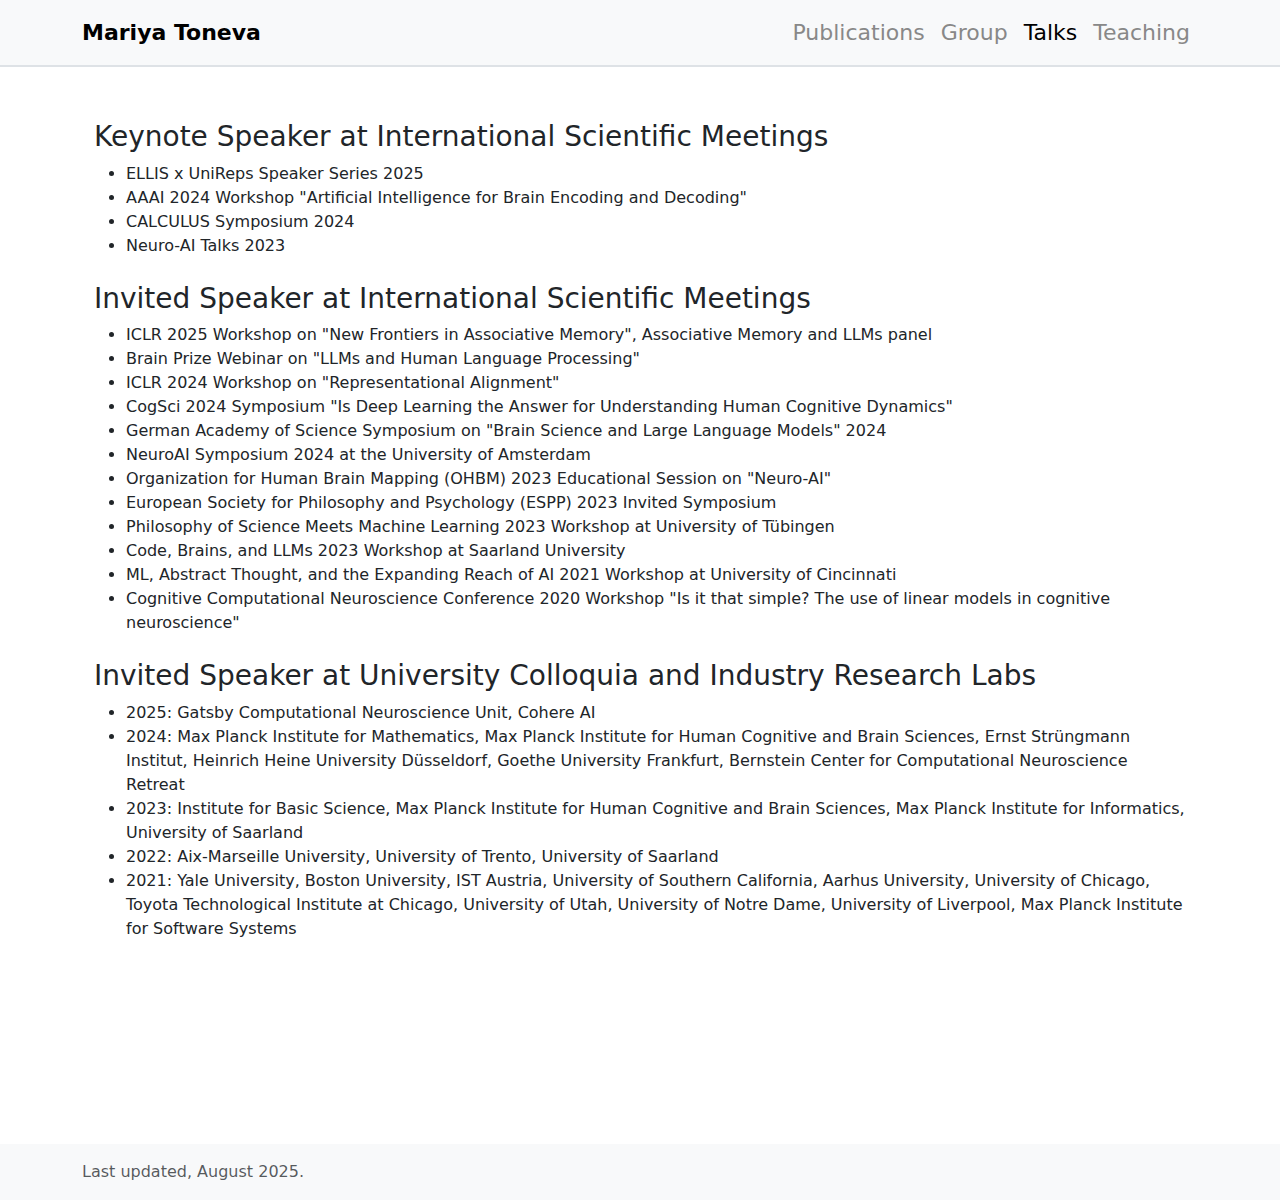
<file: talks.html>
<!doctype html>
<html lang="en">
<head>
    <meta charset="utf-8">
    <meta name="viewport" content="width=device-width, initial-scale=1">
    <meta name="description" content="Homepage">
    <meta name="author" content="Mariya Toneva">
    <meta name="keywords" content="Mariya Toneva Max Planck Institute Software Systems MPI SWS language brain NLP Carnegie Mellon University Machine Learning Department Neural Computation Neuroscience Yale">
    <title>Mariya Toneva's homepage</title>

    <link rel="canonical" href="http://mtoneva.com">
    <link href="https://cdn.jsdelivr.net/npm/bootstrap@5.3.3/dist/css/bootstrap.min.css" rel="stylesheet" integrity="sha384-QWTKZyjpPEjISv5WaRU9OFeRpok6YctnYmDr5pNlyT2bRjXh0JMhjY6hW+ALEwIH" crossorigin="anonymous">
    <link rel="stylesheet" href="style.css" />

    <script src="https://cdn.jsdelivr.net/npm/bootstrap@5.3.3/dist/js/bootstrap.bundle.min.js" integrity="sha384-YvpcrYf0tY3lHB60NNkmXc5s9fDVZLESaAA55NDzOxhy9GkcIdslK1eN7N6jIeHz" crossorigin="anonymous" defer></script>
	  <!-- Google tag (gtag.js) -->
	  <script async src="https://www.googletagmanager.com/gtag/js?id=G-RQPWTS9T6Z"></script>
	  <script>
	    window.dataLayer = window.dataLayer || [];
	    function gtag(){dataLayer.push(arguments);}
	    gtag('js', new Date());
	    gtag('config', 'G-RQPWTS9T6Z');
	  </script>
</head>

<body>

	<nav class="navbar navbar-expand-md fixed-top border-bottom border-2 bg-light">
	<div class="container">
		<a class="navbar-brand" href="index.html">Mariya Toneva</a>
	  <button class="navbar-toggler" type="button" data-bs-toggle="collapse"
	        data-bs-target="#navbarCollapse" aria-controls="navbarCollapse"
	        aria-expanded="false" aria-label="Toggle navigation">
	    <span class="navbar-toggler-icon"></span>
	  </button>
	  <div class="collapse navbar-collapse justify-content-end" id="navbarCollapse">
	    <div class="navbar-nav justify-content-end">
	      <a class="nav-link" href="pub.html">Publications</a>
	      <a class="nav-link" href="group.html">Group</a>
		     <a class="nav-link active" aria-current="page" href="talks.html">Talks</a>
	      <a class="nav-link" href="teaching.html">Teaching</a>
	    </div>
	  </div>
	</div>
	</nav>

<main role="main" class="container py-4">
<section id="talks" name="talks" class="container">
<h3 class="mt-4">Keynote Speaker at International Scientific Meetings</h3>
<ul>
	<li> ELLIS x UniReps Speaker Series 2025 </li>
	<li> AAAI 2024 Workshop "Artificial Intelligence for Brain Encoding and Decoding" </li>
	<li> CALCULUS Symposium 2024 </li>
	<li> Neuro-AI Talks 2023 </li>
</ul>

<h3 class="mt-4">Invited Speaker at International Scientific Meetings</h3>
<ul>
	<li> ICLR 2025 Workshop on "New Frontiers in Associative Memory", Associative Memory and LLMs panel </li>
	<li> Brain Prize Webinar on "LLMs and Human Language Processing" </li>
	<li> ICLR 2024 Workshop on "Representational Alignment" </li>
	<li> CogSci 2024 Symposium "Is Deep Learning the Answer for Understanding Human Cognitive Dynamics" </li>
	<li> German Academy of Science Symposium on "Brain Science and Large Language Models" 2024 </li>
	<li> NeuroAI Symposium 2024 at the University of Amsterdam </li>
	<li> Organization for Human Brain Mapping (OHBM) 2023 Educational Session on "Neuro-AI" </li>
	<li> European Society for Philosophy and Psychology (ESPP) 2023 Invited Symposium </li>
	<li> Philosophy of Science Meets Machine Learning 2023 Workshop at University of Tübingen </li>
	<li> Code, Brains, and LLMs 2023 Workshop at Saarland University </li>
	<li> ML, Abstract Thought, and the Expanding Reach of AI 2021 Workshop at University of Cincinnati </li>
	<li> Cognitive Computational Neuroscience Conference 2020 Workshop "Is it that simple? The use of linear models in cognitive neuroscience" </li>
</ul>

<h3 class="mt-4">Invited Speaker at University Colloquia and Industry Research Labs</h3>
<ul>
<li> 2025: Gatsby Computational Neuroscience Unit, Cohere AI </li>
<li> 2024: Max Planck Institute for Mathematics,  Max Planck Institute for Human Cognitive and Brain Sciences, Ernst Strüngmann Institut, Heinrich Heine University Düsseldorf, Goethe University Frankfurt, Bernstein Center for Computational Neuroscience Retreat </li>
<li> 2023: Institute for Basic Science, Max Planck Institute for Human Cognitive and Brain Sciences, Max Planck Institute for Informatics, University of Saarland</li>
<li> 2022: Aix-Marseille University, University of Trento, University of Saarland</li>
<li> 2021: Yale University, Boston University, IST Austria, University of Southern California, Aarhus University, University of Chicago, Toyota Technological Institute at Chicago, University of Utah, University of Notre Dame, University of Liverpool, Max Planck Institute for Software Systems </li>
</ul>


</section>
</main>
<footer class="bg-light pt-3">
  <div class="container">
    <p class="text-muted">Last updated, August 2025.</p>
  </div>
</footer>


	</body>
</html>
</file>
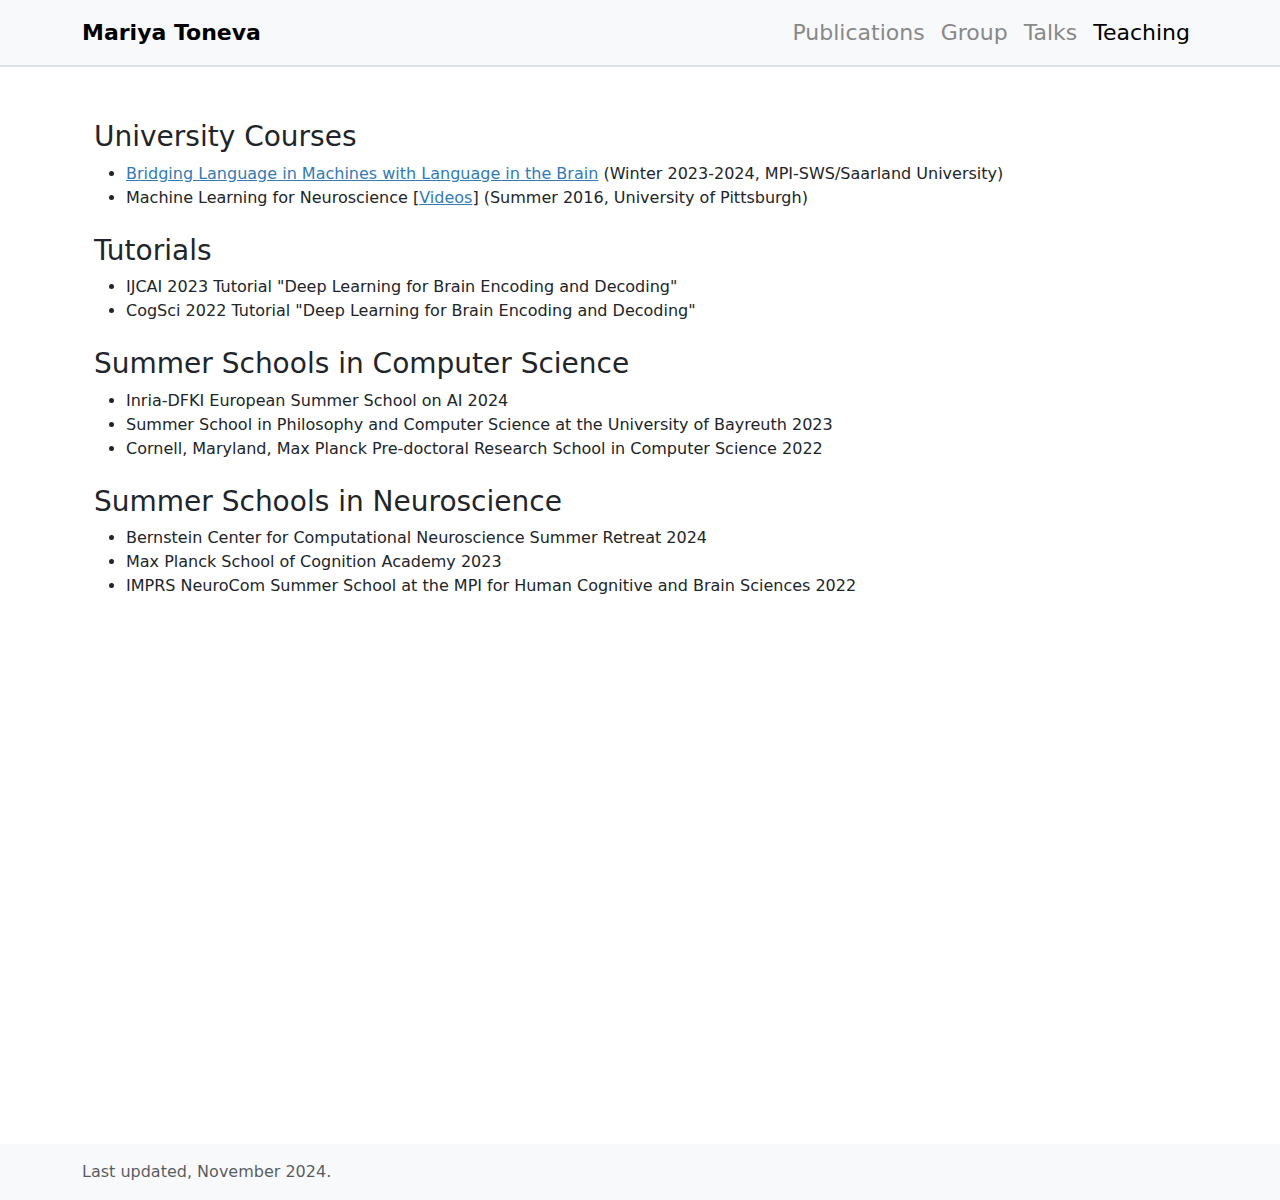
<file: teaching.html>
<!doctype html>
<html lang="en">
<head>
    <meta charset="utf-8">
    <meta name="viewport" content="width=device-width, initial-scale=1">
    <meta name="description" content="Homepage">
    <meta name="author" content="Mariya Toneva">
    <meta name="keywords" content="Mariya Toneva Max Planck Institute Software Systems MPI SWS language brain NLP Carnegie Mellon University Machine Learning Department Neural Computation Neuroscience Yale">
    <title>Mariya Toneva's homepage</title>

    <link rel="canonical" href="http://mtoneva.com">
    <link href="https://cdn.jsdelivr.net/npm/bootstrap@5.3.3/dist/css/bootstrap.min.css" rel="stylesheet" integrity="sha384-QWTKZyjpPEjISv5WaRU9OFeRpok6YctnYmDr5pNlyT2bRjXh0JMhjY6hW+ALEwIH" crossorigin="anonymous">
    <link rel="stylesheet" href="style.css" />

    <script src="https://cdn.jsdelivr.net/npm/bootstrap@5.3.3/dist/js/bootstrap.bundle.min.js" integrity="sha384-YvpcrYf0tY3lHB60NNkmXc5s9fDVZLESaAA55NDzOxhy9GkcIdslK1eN7N6jIeHz" crossorigin="anonymous" defer></script>
	  <!-- Google tag (gtag.js) -->
	  <script async src="https://www.googletagmanager.com/gtag/js?id=G-RQPWTS9T6Z"></script>
	  <script>
	    window.dataLayer = window.dataLayer || [];
	    function gtag(){dataLayer.push(arguments);}
	    gtag('js', new Date());
	    gtag('config', 'G-RQPWTS9T6Z');
	  </script>
</head>

<body>

	<nav class="navbar navbar-expand-md fixed-top border-bottom border-2 bg-light">
	<div class="container">
		<a class="navbar-brand" href="index.html">Mariya Toneva</a>
	  <button class="navbar-toggler" type="button" data-bs-toggle="collapse"
	        data-bs-target="#navbarCollapse" aria-controls="navbarCollapse"
	        aria-expanded="false" aria-label="Toggle navigation">
	    <span class="navbar-toggler-icon"></span>
	  </button>
	  <div class="collapse navbar-collapse justify-content-end" id="navbarCollapse">
	    <div class="navbar-nav justify-content-end">
	      <a class="nav-link" href="pub.html">Publications</a>
	      <a class="nav-link" href="group.html">Group</a>
		     <a class="nav-link" href="talks.html">Talks</a>
	      <a class="nav-link active" aria-current="page" href="teaching.html">Teaching</a>
	    </div>
	  </div>
	</div>
	</nav>

<main role="main" class="container py-4">

<section id="teaching" name="teaching">
<div class="container">

<h3 class="mt-4">University Courses</h3>
<ul>
	<li> <a href="https://bridge-ai-neuro.github.io/" target="_blank">Bridging Language in Machines with Language in the Brain</a> (Winter 2023-2024, MPI-SWS/Saarland University) </li>
	<li> Machine Learning for Neuroscience [<a href="https://www.youtube.com/@mariyatoneva3434" target="_blank">Videos</a>] (Summer 2016, University of Pittsburgh) </li>
</ul>

<h3 class="mt-4">Tutorials</h3>
<ul>
	<li> IJCAI 2023 Tutorial "Deep Learning for Brain Encoding and Decoding" </li>
	<li> CogSci 2022 Tutorial "Deep Learning for Brain Encoding and Decoding" </li>
</ul>

<h3 class="mt-4">Summer Schools in Computer Science</h3>
<ul>
	<li> Inria-DFKI European Summer School on AI 2024 </li>
	<li> Summer School in Philosophy and Computer Science at the University of Bayreuth 2023 </li>
	<li> Cornell, Maryland, Max Planck Pre-doctoral Research School in Computer Science 2022 </li>
</ul>

<h3 class="mt-4">Summer Schools in Neuroscience</h3>
<ul>
	<li> Bernstein Center for Computational Neuroscience Summer Retreat 2024 </li>
	<li> Max Planck School of Cognition Academy 2023 </li>
	<li> IMPRS NeuroCom Summer School at the MPI for Human Cognitive and Brain Sciences 2022 </li>
</ul>


</div>
</section>
</main>

<footer class="bg-light pt-3">
  <div class="container">
    <p class="text-muted">Last updated, November 2024.</p>
  </div>
</footer>


	</body>
</html>
</file>
<file: style.css>
body {
      font-size: 16px;
      min-height: 75rem;
      padding-top: 4.5rem;
      padding-bottom: 4.5rem;
    }

    footer {
      position: absolute;
      bottom: 0;
      width: 100%;
    }

    a {
      color: #337ab7;
    }

    .nav-link {
      font-size: 22px;
      color: #888;
    }

    .navbar-brand {
      font-size: 22px;
      font-weight: bolder;
    }


    .btn-outline-primary {
        color: #337ab7;
        border-color: #337ab7;
    }
    .btn-outline-primary:hover {
    color: #fff;
    background-color: #337ab7;
    border-color: #337ab7;
}
    html {
      position: relative;
      min-height: 100%;
    }
</file>
